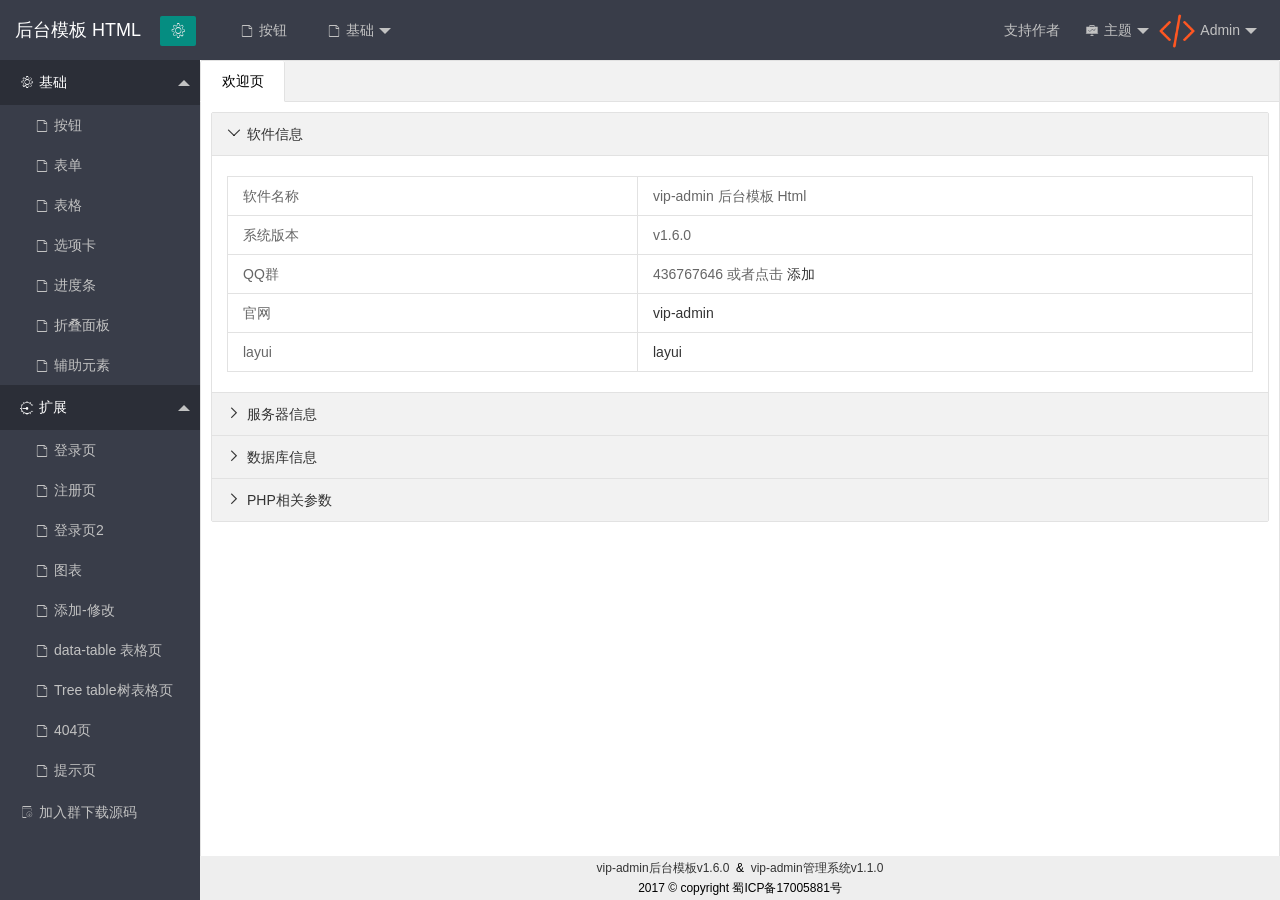
<file: KRSCRM/前端模板/vip-admin-Html-v1.6.0/index.html>
<!DOCTYPE html>
<html lang="en">
<head>
    <meta charset="UTF-8">
    <meta name="renderer" content="webkit">
    <meta http-equiv="X-UA-Compatible" content="IE=edge,chrome=1">
    <meta name="viewport" content="width=device-width, initial-scale=1, maximum-scale=1">
    <title>首页 · 后台模板 HTML</title>
    <link rel="stylesheet" href="frame/layui/css/layui.css">
    <link rel="stylesheet" href="css/style.css">
    <link rel="icon" href="image/code.png">
</head>
<body>

<!-- admin -->
<div class="layui-layout layui-layout-admin"> <!-- 添加skin-1类可手动修改主题为纯白，添加skin-2类可手动修改主题为蓝白 -->
    <!-- header -->
    <div class="layui-header my-header">
        <a href="index.html">
            <!--<img class="my-header-logo" src="" alt="logo">-->
            <div class="my-header-logo">后台模板 HTML</div>
        </a>
        <div class="my-header-btn">
            <button class="layui-btn layui-btn-small btn-nav"><i class="layui-icon">&#xe620;</i></button>
        </div>
        <ul class="layui-nav" lay-filter="side-left">
            <li class="layui-nav-item"><a href="javascript:;" href-url="demo/btn.html"><i class="layui-icon">&#xe621;</i>按钮</a></li>
            <li class="layui-nav-item">
                <a href="javascript:;"><i class="layui-icon">&#xe621;</i>基础</a>
                <dl class="layui-nav-child">
                    <dd><a href="javascript:;" href-url="demo/btn.html"><i class="layui-icon">&#xe621;</i>按钮</a></dd>
                    <dd><a href="javascript:;" href-url="demo/form.html"><i class="layui-icon">&#xe621;</i>表单</a></dd>
                </dl>
            </li>
        </ul>
        <ul class="layui-nav my-header-user-nav" lay-filter="side-right">
            <li class="layui-nav-item"><a href="javascript:;" class="pay" href-url="">支持作者</a></li>
            <li class="layui-nav-item">
                <a class="name" href="javascript:;"><i class="layui-icon">&#xe629;</i>主题</a>
                <dl class="layui-nav-child">
                    <dd data-skin="0"><a href="javascript:;">默认</a></dd>
                    <dd data-skin="1"><a href="javascript:;">纯白</a></dd>
                    <dd data-skin="2"><a href="javascript:;">蓝白</a></dd>
                </dl>
            </li>
            <li class="layui-nav-item">
                <a class="name" href="javascript:;"><img src="image/code.png" alt="logo"> Admin </a>
                <dl class="layui-nav-child">
                    <dd><a href="javascript:;" href-url="demo/login.html"><i class="layui-icon">&#xe621;</i>登录页</a></dd>
                    <dd><a href="javascript:;" href-url="demo/map.html"><i class="layui-icon">&#xe621;</i>图表</a></dd>
                    <dd><a href="/"><i class="layui-icon">&#x1006;</i>退出</a></dd>
                </dl>
            </li>
        </ul>
    </div>
    <!-- side -->
    <div class="layui-side my-side">
        <div class="layui-side-scroll">
            <ul class="layui-nav layui-nav-tree" lay-filter="side">

                <li class="layui-nav-item layui-nav-itemed"><!-- 去除 layui-nav-itemed 即可关闭展开 -->
                    <a href="javascript:;"><i class="layui-icon">&#xe620;</i>基础</a>
                    <dl class="layui-nav-child">
                        <dd class="layui-nav-item"><a href="javascript:;" href-url="demo/btn.html"><i class="layui-icon">&#xe621;</i>按钮</a></dd>
                        <dd class="layui-nav-item"><a href="javascript:;" href-url="demo/form.html"><i class="layui-icon">&#xe621;</i>表单</a></dd>
                        <dd class="layui-nav-item"><a href="javascript:;" href-url="demo/table.html"><i class="layui-icon">&#xe621;</i>表格</a></dd>
                        <dd class="layui-nav-item"><a href="javascript:;" href-url="demo/tab-card.html"><i class="layui-icon">&#xe621;</i>选项卡</a></dd>
                        <dd class="layui-nav-item"><a href="javascript:;" href-url="demo/progress-bar.html"><i class="layui-icon">&#xe621;</i>进度条</a></dd>
                        <dd class="layui-nav-item"><a href="javascript:;" href-url="demo/folding-panel.html"><i class="layui-icon">&#xe621;</i>折叠面板</a></dd>
                        <dd class="layui-nav-item"><a href="javascript:;" href-url="demo/auxiliar.html"><i class="layui-icon">&#xe621;</i>辅助元素</a></dd>
                    </dl>
                </li>
                <li class="layui-nav-item layui-nav-itemed"><!-- 去除 layui-nav-itemed 即可关闭展开 -->
                    <a href="javascript:;"><i class="layui-icon">&#xe628;</i>扩展</a>
                    <dl class="layui-nav-child">
                        <dd><a href="javascript:;" href-url="demo/login.html"><i class="layui-icon">&#xe621;</i>登录页</a></dd>
                        <dd><a href="javascript:;" href-url="demo/register.html"><i class="layui-icon">&#xe621;</i>注册页</a></dd>
                        <dd><a href="javascript:;" href-url="demo/login2.html"><i class="layui-icon">&#xe621;</i>登录页2</a></dd>
                        <dd><a href="javascript:;" href-url="demo/map.html"><i class="layui-icon">&#xe621;</i>图表</a></dd>
                        <dd><a href="javascript:;" href-url="demo/add-edit.html"><i class="layui-icon">&#xe621;</i>添加-修改</a></dd>
                        <dd><a href="javascript:;" href-url="demo/data-table.html"><i class="layui-icon">&#xe621;</i>data-table 表格页</a></dd>
                        <dd><a href="javascript:;" href-url="demo/tree-table.html"><i class="layui-icon">&#xe621;</i>Tree table树表格页</a></dd>
                        <dd><a href="javascript:;" href-url="demo/404.html"><i class="layui-icon">&#xe621;</i>404页</a></dd>
                        <dd><a href="javascript:;" href-url="demo/tips.html"><i class="layui-icon">&#xe621;</i>提示页</a></dd>
                    </dl>
                </li>
                <li class="layui-nav-item"><a target="_blank" href="http://qm.qq.com/cgi-bin/qm/qr?k=jVYSxzwk9dZXNHdZq8owgzwzVjbzAp02"><i class="layui-icon">&#xe61e;</i>加入群下载源码</a></li>
            </ul>
        </div>
    </div>
    <!-- body -->
    <div class="layui-body my-body">
        <div class="layui-tab layui-tab-card my-tab" lay-filter="card" lay-allowClose="true">
            <ul class="layui-tab-title">
                <li class="layui-this" lay-id="0"><span>欢迎页</span></li>
            </ul>
            <div class="layui-tab-content">
                <div class="layui-tab-item layui-show">
                    <iframe id="iframe" src="demo/welcome.html" frameborder="0"></iframe>
                </div>
            </div>
        </div>
    </div>
    <!-- footer -->
    <div class="layui-footer my-footer">
        <p><a href="http://vip-admin.com" target="_blank">vip-admin后台模板v1.6.0</a>&nbsp;&nbsp;&&nbsp;&nbsp;<a href="http://vip-admin.com/index/gather/index.html" target="_blank">vip-admin管理系统v1.1.0</a></p>
        <p>2017 © copyright 蜀ICP备17005881号</p>
    </div>
</div>

<!-- pay -->
<div class="my-pay-box none">
    <div><img src="image/zfb.png" alt="支付宝"><p>支付宝</p></div>
    <div><img src="image/wx.png" alt="微信"><p>微信</p></div>
</div>

<script type="text/javascript" src="frame/layui/layui.js"></script>
<script type="text/javascript" src="js/index.js"></script>
</body>
</html>
</file>
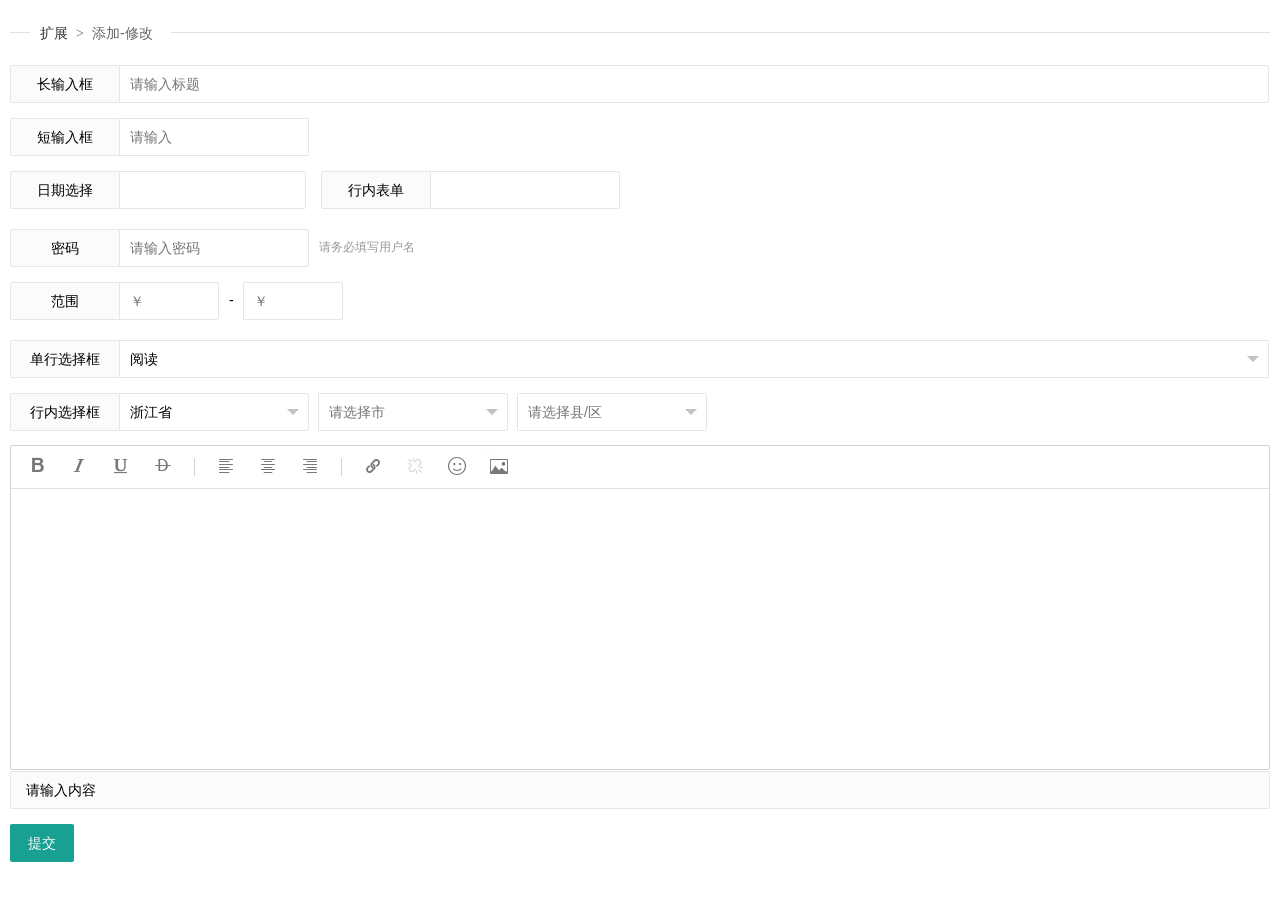
<file: KRSCRM/前端模板/vip-admin-Html-v1.6.0/demo/add-edit.html>
<!DOCTYPE html>
<html lang="en">
<head>
    <meta charset="UTF-8">
    <meta name="renderer" content="webkit">
    <meta http-equiv="X-UA-Compatible" content="IE=edge,chrome=1">
    <meta name="viewport" content="width=device-width, initial-scale=1, maximum-scale=1">
    <title>添加-修改</title>
    <link rel="stylesheet" href="../frame/layui/css/layui.css">
    <link rel="stylesheet" href="../css/style.css">
    <link rel="icon" href="../image/code.png">
</head>
<body class="body">

<fieldset class="layui-elem-field layui-field-title">
    <legend>
        <span class="layui-breadcrumb">
            <a href="javascript:;">扩展</a>
            <a><cite>添加-修改</cite></a>
        </span>
    </legend>
</fieldset>

<!--<fieldset class="layui-elem-field layui-field-title" style="margin-top: 50px;">
    <legend>方框风格的表单集合</legend>
</fieldset>-->

<form class="layui-form layui-form-pane" action="">
    <div class="layui-form-item">
        <label class="layui-form-label">长输入框</label>

        <div class="layui-input-block">
            <input type="text" name="title" autocomplete="off" placeholder="请输入标题" lay-verify="required"
                   class="layui-input">
        </div>
    </div>
    <div class="layui-form-item">
        <label class="layui-form-label">短输入框</label>

        <div class="layui-input-inline">
            <input type="text" name="username" lay-verify="required" placeholder="请输入" autocomplete="off"
                   class="layui-input">
        </div>
    </div>

    <div class="layui-form-item">
        <div class="layui-inline">
            <label class="layui-form-label">日期选择</label>

            <div class="layui-input-block">
                <input type="text" name="date" id="date" autocomplete="off" class="layui-input"
                       onclick="layui.laydate({elem: this})">
            </div>
        </div>
        <div class="layui-inline">
            <label class="layui-form-label">行内表单</label>

            <div class="layui-input-inline">
                <input type="number" name="number" autocomplete="off" class="layui-input">
            </div>
        </div>
    </div>
    <div class="layui-form-item">
        <label class="layui-form-label">密码</label>

        <div class="layui-input-inline">
            <input type="password" name="password" placeholder="请输入密码" autocomplete="off" class="layui-input">
        </div>
        <div class="layui-form-mid layui-word-aux">请务必填写用户名</div>
    </div>

    <div class="layui-form-item">
        <div class="layui-inline">
            <label class="layui-form-label">范围</label>

            <div class="layui-input-inline" style="width: 100px;">
                <input type="text" name="price_min" placeholder="￥" autocomplete="off" class="layui-input">
            </div>
            <div class="layui-form-mid">-</div>
            <div class="layui-input-inline" style="width: 100px;">
                <input type="text" name="price_max" placeholder="￥" autocomplete="off" class="layui-input">
            </div>
        </div>
    </div>

    <div class="layui-form-item">
        <label class="layui-form-label">单行选择框</label>

        <div class="layui-input-block">
            <select name="interest" lay-filter="aihao">
                <option value=""></option>
                <option value="0">写作</option>
                <option value="1" selected="">阅读</option>
                <option value="2">游戏</option>
                <option value="3">音乐</option>
                <option value="4">旅行</option>
            </select>
        </div>
    </div>

    <div class="layui-form-item">
        <label class="layui-form-label">行内选择框</label>

        <div class="layui-input-inline">
            <select name="quiz1">
                <option value="">请选择省</option>
                <option value="浙江" selected="">浙江省</option>
                <option value="你的工号">江西省</option>
                <option value="你最喜欢的老师">福建省</option>
            </select>
        </div>
        <div class="layui-input-inline">
            <select name="quiz2">
                <option value="">请选择市</option>
                <option value="杭州">杭州</option>
                <option value="宁波" disabled="">宁波</option>
                <option value="温州">温州</option>
                <option value="温州">台州</option>
                <option value="温州">绍兴</option>
            </select>
        </div>
        <div class="layui-input-inline">
            <select name="quiz3">
                <option value="">请选择县/区</option>
                <option value="西湖区">西湖区</option>
                <option value="余杭区">余杭区</option>
                <option value="拱墅区">临安市</option>
            </select>
        </div>
    </div>
    <div class="layui-form-item layui-form-text">
        <div class="layui-input-block">
            <textarea id="LAY_demo_editor" placeholder="请输入内容" class="layui-textarea"></textarea>
        </div>
        <label class="layui-form-label">请输入内容</label>
    </div>
    <div class="layui-form-item">
        <button class="layui-btn" lay-submit="" lay-filter="sub">提交</button>
    </div>
</form>

<script src="../frame/layui/layui.js" charset="utf-8"></script>
<script type="text/javascript">
    layui.use(['form', 'layedit', 'laydate','element'], function () {
        var form = layui.form(), layer = layui.layer, layedit = layui.layedit, laydate = layui.laydate,element = layui.element;

        //创建一个编辑器
        var editIndex = layedit.build('LAY_demo_editor');

        //自定义验证规则
        form.verify({
            title: function (value) {
                if (value.length < 5) {
                    return '标题至少得5个字符啊';
                }
            }
            , pass: [/(.+){6,12}$/, '密码必须6到12位']
            , content: function (value) {
                layedit.sync(editIndex);
            }
        });

        //监听提交
        form.on('submit(sub)', function (data) {
            layer.alert(JSON.stringify(data.field), {
                title: '最终的提交信息'
            });
            return false;
        });

        // you code ...


    });
</script>
</body>
</html>
</file>
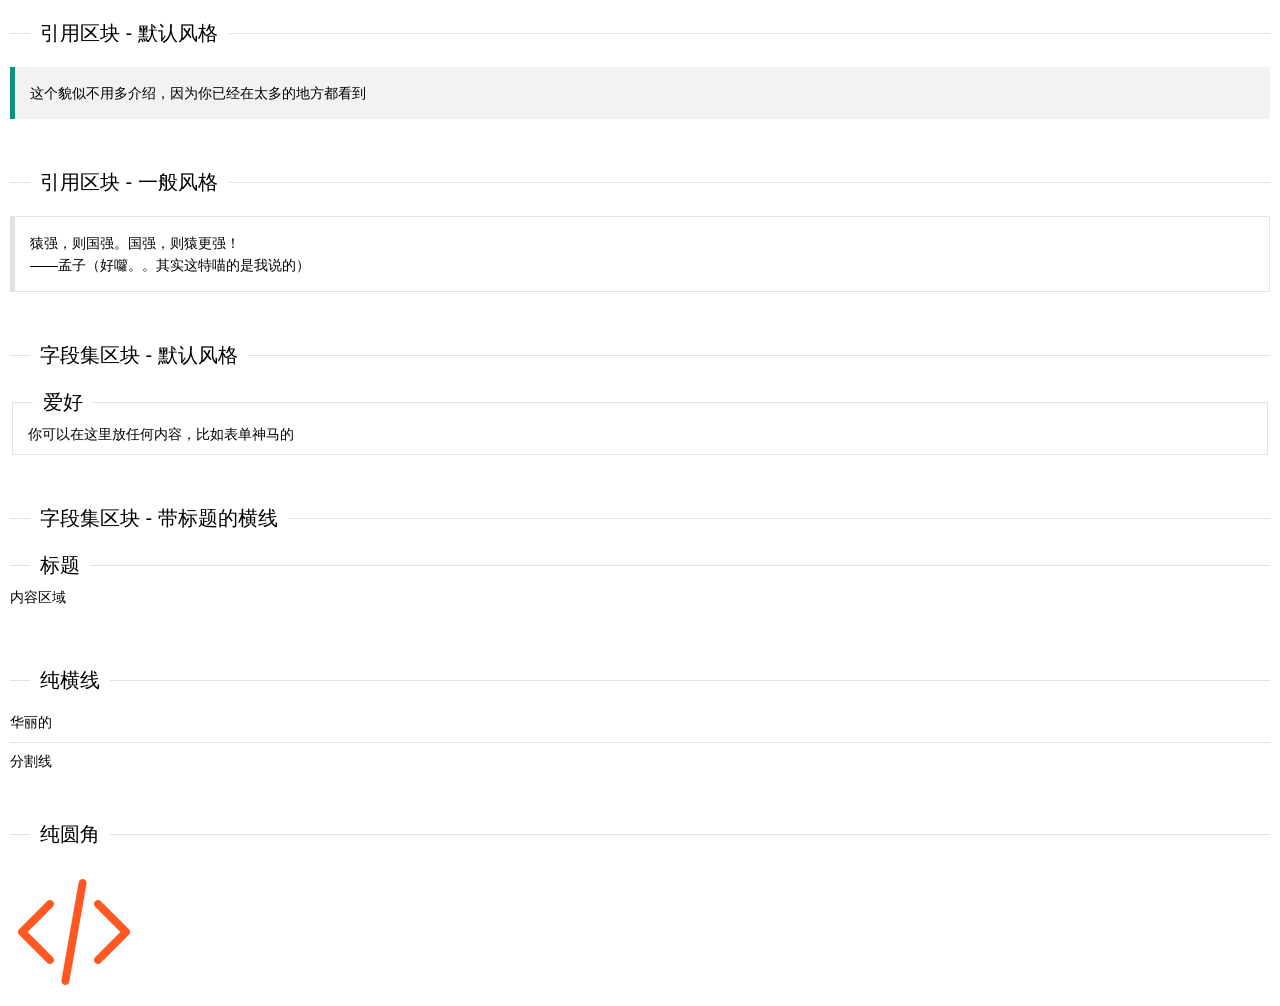
<file: KRSCRM/前端模板/vip-admin-Html-v1.6.0/demo/auxiliar.html>
<!DOCTYPE html>
<html lang="en">
<head>
    <meta charset="UTF-8">
    <meta name="renderer" content="webkit">
    <meta http-equiv="X-UA-Compatible" content="IE=edge,chrome=1">
    <meta name="viewport" content="width=device-width, initial-scale=1, maximum-scale=1">
    <title>辅助元素</title>
    <link rel="stylesheet" href="../frame/layui/css/layui.css">
    <link rel="stylesheet" href="../css/style.css">
    <link rel="icon" href="../image/code.png">
</head>
<body class="body">

<fieldset class="layui-elem-field layui-field-title">
    <legend>引用区块 - 默认风格</legend>
</fieldset>

<blockquote class="layui-elem-quote">这个貌似不用多介绍，因为你已经在太多的地方都看到</blockquote>

<fieldset class="layui-elem-field layui-field-title" style="margin-top: 50px;">
    <legend>引用区块 - 一般风格</legend>
</fieldset>

<blockquote class="layui-elem-quote layui-quote-nm">
    猿强，则国强。国强，则猿更强！
    <br>——孟子（好囖。。其实这特喵的是我说的）
</blockquote>

<fieldset class="layui-elem-field layui-field-title" style="margin-top: 50px;">
    <legend>字段集区块 - 默认风格</legend>
</fieldset>

<fieldset class="layui-elem-field">
    <legend>爱好</legend>
    <div class="layui-field-box">
        你可以在这里放任何内容，比如表单神马的
    </div>
</fieldset>

<fieldset class="layui-elem-field layui-field-title" style="margin-top: 50px;">
    <legend>字段集区块 - 带标题的横线</legend>
</fieldset>

<fieldset class="layui-elem-field layui-field-title">
    <legend>标题</legend>
    <div class="layui-field-box">
        内容区域
    </div>
</fieldset>

<fieldset class="layui-elem-field layui-field-title" style="margin-top: 50px;">
    <legend>纯横线</legend>
</fieldset>

<p>华丽的</p>
<hr>
<p>分割线</p>

<fieldset class="layui-elem-field layui-field-title" style="margin-top: 50px;">
    <legend>纯圆角</legend>
</fieldset>

<div class="layui-inline">
    <img src="../image/code.png" class="layui-circle">
</div>

<script type="text/javascript" src="../frame/layui/layui.js"></script>
<script type="text/javascript">

</script>
</body>
</html>
</file>
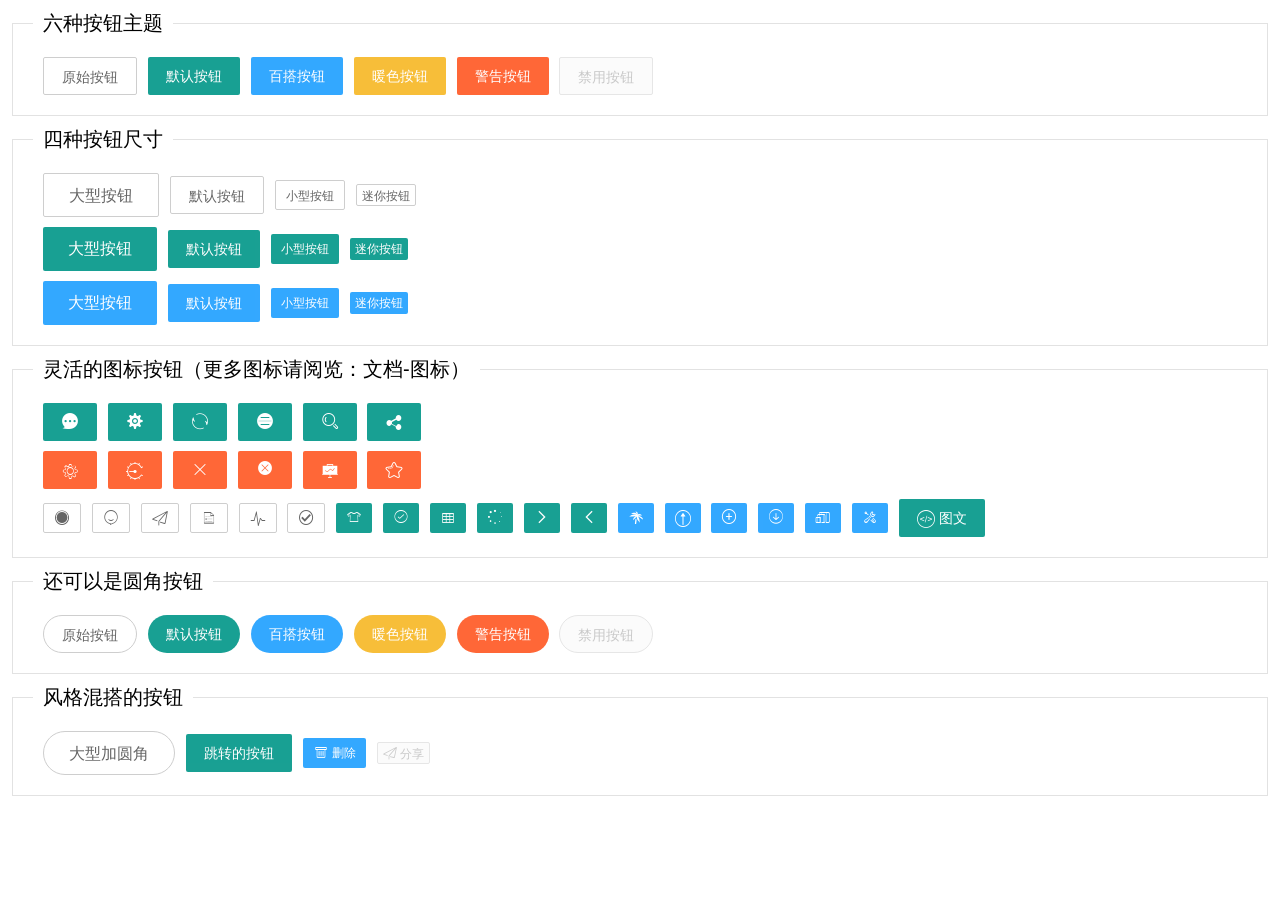
<file: KRSCRM/前端模板/vip-admin-Html-v1.6.0/demo/btn.html>
<!DOCTYPE html>
<html lang="en">
<head>
    <meta charset="UTF-8">
    <meta name="renderer" content="webkit">
    <meta http-equiv="X-UA-Compatible" content="IE=edge,chrome=1">
    <meta name="viewport" content="width=device-width, initial-scale=1, maximum-scale=1">
    <title></title>
    <link rel="stylesheet" href="../frame/layui/css/layui.css">
    <link rel="stylesheet" href="../css/style.css">
    <link rel="icon" href="../image/code.png">
</head>
<body class="body">

<fieldset class="layui-elem-field site-demo-button">
    <legend>六种按钮主题</legend>
    <div>
        <button class="layui-btn layui-btn-primary">原始按钮</button>
        <button class="layui-btn">默认按钮</button>
        <button class="layui-btn layui-btn-normal">百搭按钮</button>
        <button class="layui-btn layui-btn-warm">暖色按钮</button>
        <button class="layui-btn layui-btn-danger">警告按钮</button>
        <button class="layui-btn layui-btn-disabled">禁用按钮</button>
    </div>
</fieldset>
<fieldset class="layui-elem-field site-demo-button">
    <legend>四种按钮尺寸</legend>
    <div>
        <button class="layui-btn layui-btn-primary layui-btn-big">大型按钮</button>
        <button class="layui-btn layui-btn-primary">默认按钮</button>
        <button class="layui-btn layui-btn-primary layui-btn-small">小型按钮</button>
        <button class="layui-btn layui-btn-primary layui-btn-mini">迷你按钮</button>

        <br>

        <button class="layui-btn layui-btn-big">大型按钮</button>
        <button class="layui-btn">默认按钮</button>
        <button class="layui-btn layui-btn-small">小型按钮</button>
        <button class="layui-btn layui-btn-mini">迷你按钮</button>

        <br>

        <button class="layui-btn layui-btn-big layui-btn-normal">大型按钮</button>
        <button class="layui-btn layui-btn-normal">默认按钮</button>
        <button class="layui-btn layui-btn-small layui-btn-normal">小型按钮</button>
        <button class="layui-btn layui-btn-mini layui-btn-normal">迷你按钮</button>
    </div>
</fieldset>
<fieldset class="layui-elem-field site-demo-button">
    <legend>灵活的图标按钮（更多图标请阅览：文档-图标）</legend>
    <div>
        <button class="layui-btn"><i class="layui-icon">&#xe611;</i></button>
        <button class="layui-btn"><i class="layui-icon">&#xe614;</i></button>
        <button class="layui-btn"><i class="layui-icon">&#x1002;</i></button>
        <button class="layui-btn"><i class="layui-icon">&#xe60f;</i></button>
        <button class="layui-btn"><i class="layui-icon">&#xe615;</i></button>
        <button class="layui-btn"><i class="layui-icon">&#xe641;</i></button>

        <br>

        <button class="layui-btn layui-btn-danger"><i class="layui-icon">&#xe620;</i></button>
        <button class="layui-btn layui-btn-danger"><i class="layui-icon">&#xe628;</i></button>
        <button class="layui-btn layui-btn-danger"><i class="layui-icon">&#x1006;</i></button>
        <button class="layui-btn layui-btn-danger"><i class="layui-icon">&#x1007;</i></button>
        <button class="layui-btn layui-btn-danger"><i class="layui-icon">&#xe629;</i></button>
        <button class="layui-btn layui-btn-danger"><i class="layui-icon">&#xe600;</i></button>

        <br>

        <button class="layui-btn layui-btn-primary layui-btn-small"><i class="layui-icon">&#xe617;</i></button>
        <button class="layui-btn layui-btn-primary layui-btn-small"><i class="layui-icon">&#xe606;</i></button>
        <button class="layui-btn layui-btn-primary layui-btn-small"><i class="layui-icon">&#xe609;</i></button>
        <button class="layui-btn layui-btn-primary layui-btn-small"><i class="layui-icon">&#xe60a;</i></button>
        <button class="layui-btn layui-btn-primary layui-btn-small"><i class="layui-icon">&#xe62c;</i></button>
        <button class="layui-btn layui-btn-primary layui-btn-small"><i class="layui-icon">&#x1005;</i></button>

        <button class="layui-btn layui-btn-small"><i class="layui-icon">&#xe61b;</i></button>
        <button class="layui-btn layui-btn-small"><i class="layui-icon">&#xe610;</i></button>
        <button class="layui-btn layui-btn-small"><i class="layui-icon">&#xe62d;</i></button>
        <button class="layui-btn layui-btn-small"><i class="layui-icon">&#xe63d;</i></button>
        <button class="layui-btn layui-btn-small"><i class="layui-icon">&#xe602;</i></button>
        <button class="layui-btn layui-btn-small"><i class="layui-icon">&#xe603;</i></button>

        <button class="layui-btn layui-btn-normal layui-btn-small"><i class="layui-icon">&#xe62e;</i></button>
        <button class="layui-btn layui-btn-normal layui-btn-small"><i class="layui-icon">&#xe62f;</i></button>
        <button class="layui-btn layui-btn-normal layui-btn-small"><i class="layui-icon">&#xe61f;</i></button>
        <button class="layui-btn layui-btn-normal layui-btn-small"><i class="layui-icon">&#xe601;</i></button>
        <button class="layui-btn layui-btn-normal layui-btn-small"><i class="layui-icon">&#xe630;</i></button>
        <button class="layui-btn layui-btn-normal layui-btn-small"><i class="layui-icon">&#xe631;</i></button>
        <button class="layui-btn"><i class="layui-icon">&#xe635;</i> 图文</button>
    </div>
</fieldset>
<fieldset class="layui-elem-field site-demo-button">
    <legend>还可以是圆角按钮</legend>
    <div>
        <button class="layui-btn layui-btn-primary layui-btn-radius">原始按钮</button>
        <button class="layui-btn layui-btn-radius">默认按钮</button>
        <button class="layui-btn layui-btn-normal layui-btn-radius">百搭按钮</button>
        <button class="layui-btn layui-btn-warm layui-btn-radius">暖色按钮</button>
        <button class="layui-btn layui-btn-danger layui-btn-radius">警告按钮</button>
        <button class="layui-btn layui-btn-disabled layui-btn-radius">禁用按钮</button>
    </div>
</fieldset>
<fieldset class="layui-elem-field site-demo-button">
    <legend>风格混搭的按钮</legend>
    <div>
        <button class="layui-btn layui-btn-big layui-btn-primary layui-btn-radius">大型加圆角</button>
        <a href="#" class="layui-btn" target="_blank">跳转的按钮</a>
        <button class="layui-btn layui-btn-small layui-btn-normal"><i class="layui-icon">&#xe640;</i> 删除</button>
        <button class="layui-btn layui-btn-mini layui-btn-disabled"><i class="layui-icon">&#xe609;</i> 分享</button>
    </div>
</fieldset>

<script type="text/javascript" src="../frame/layui/layui.js"></script>
<script type="text/javascript">

</script>
</body>
</html>
</file>
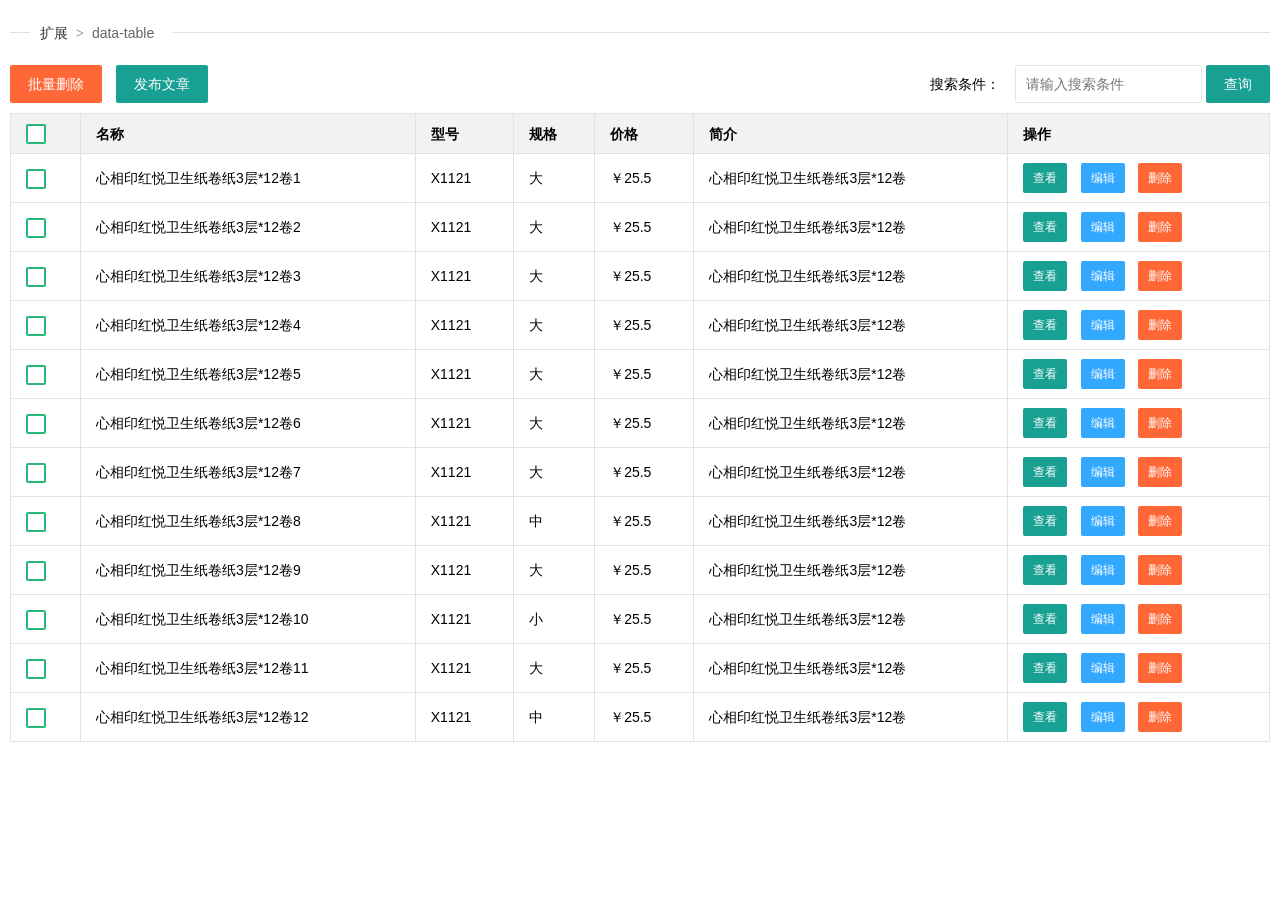
<file: KRSCRM/前端模板/vip-admin-Html-v1.6.0/demo/data-table.html>
<!DOCTYPE html>
<html lang="en">
<head>
    <meta charset="UTF-8">
    <meta name="renderer" content="webkit">
    <meta http-equiv="X-UA-Compatible" content="IE=edge,chrome=1">
    <meta name="viewport" content="width=device-width, initial-scale=1, maximum-scale=1">
    <title>Data-Table 表格</title>
    <link rel="stylesheet" href="../frame/layui/css/layui.css">
    <!--<link rel="stylesheet" href="http://cdn.datatables.net/1.10.13/css/jquery.dataTables.min.css">-->
    <link rel="stylesheet" href="../css/style.css">
    <link rel="icon" href="../image/code.png">
</head>
<body class="body">

<fieldset class="layui-elem-field layui-field-title">
    <legend>
        <span class="layui-breadcrumb">
            <a href="javascript:;">扩展</a>
            <a><cite>data-table</cite></a>
        </span>
    </legend>
</fieldset>

<div class="my-btn-box">
    <span class="fl">
        <a class="layui-btn layui-btn-danger radius btn-delect" id="btn-delete-all">批量删除</a>
        <a class="layui-btn btn-add btn-default" id="btn-add-article">发布文章</a>
    </span>
    <span class="fr">
        <span class="layui-form-label">搜索条件：</span>
        <div class="layui-input-inline">
            <input type="text" autocomplete="off" placeholder="请输入搜索条件" class="layui-input">
        </div>
        <button class="layui-btn mgl-20">查询</button>
    </span>
</div>

<table id="dateTable" class="layui-table">
    <thead>
    <tr>
        <th><input type="checkbox" class="my-checkbox" /></th>
        <th>名称</th>
        <th>型号</th>
        <th>规格</th>
        <th>价格</th>
        <th>简介</th>
        <th>操作</th>
    </tr>
    </thead>
    <tbody>
    <tr>
        <td><input type="checkbox" class="my-checkbox" data-id="1" /></td>
        <td>心相印红悦卫生纸卷纸3层*12卷1</td>
        <td>X1121</td>
        <td>大</td>
        <td>￥25.5</td>
        <td>心相印红悦卫生纸卷纸3层*12卷</td>
        <td>
            <button class="layui-btn layui-btn-small">查看</button>
            <button class="layui-btn layui-btn-small layui-btn-normal">编辑</button>
            <button class="layui-btn layui-btn-small layui-btn-danger">删除</button>
        </td>
    </tr>
    <tr>
        <td><input type="checkbox" class="my-checkbox" data-id="2" /></td>
        <td>心相印红悦卫生纸卷纸3层*12卷2</td>
        <td>X1121</td>
        <td>大</td>
        <td>￥25.5</td>
        <td>心相印红悦卫生纸卷纸3层*12卷</td>
        <td>
            <button class="layui-btn layui-btn-small">查看</button>
            <button class="layui-btn layui-btn-small layui-btn-normal">编辑</button>
            <button class="layui-btn layui-btn-small layui-btn-danger">删除</button>
        </td>
    </tr>
    <tr>
        <td><input type="checkbox" class="my-checkbox" data-id="3" /></td>
        <td>心相印红悦卫生纸卷纸3层*12卷3</td>
        <td>X1121</td>
        <td>大</td>
        <td>￥25.5</td>
        <td>心相印红悦卫生纸卷纸3层*12卷</td>
        <td>
            <button class="layui-btn layui-btn-small">查看</button>
            <button class="layui-btn layui-btn-small layui-btn-normal">编辑</button>
            <button class="layui-btn layui-btn-small layui-btn-danger">删除</button>
        </td>
    </tr>
    <tr>
        <td><input type="checkbox" class="my-checkbox" data-id="4" /></td>
        <td>心相印红悦卫生纸卷纸3层*12卷4</td>
        <td>X1121</td>
        <td>大</td>
        <td>￥25.5</td>
        <td>心相印红悦卫生纸卷纸3层*12卷</td>
        <td>
            <button class="layui-btn layui-btn-small">查看</button>
            <button class="layui-btn layui-btn-small layui-btn-normal">编辑</button>
            <button class="layui-btn layui-btn-small layui-btn-danger">删除</button>
        </td>
    </tr>
    <tr>
        <td><input type="checkbox" class="my-checkbox" data-id="5" /></td>
        <td>心相印红悦卫生纸卷纸3层*12卷5</td>
        <td>X1121</td>
        <td>大</td>
        <td>￥25.5</td>
        <td>心相印红悦卫生纸卷纸3层*12卷</td>
        <td>
            <button class="layui-btn layui-btn-small">查看</button>
            <button class="layui-btn layui-btn-small layui-btn-normal">编辑</button>
            <button class="layui-btn layui-btn-small layui-btn-danger">删除</button>
        </td>
    </tr>
    <tr>
        <td><input type="checkbox" class="my-checkbox" data-id="6" /></td>
        <td>心相印红悦卫生纸卷纸3层*12卷6</td>
        <td>X1121</td>
        <td>大</td>
        <td>￥25.5</td>
        <td>心相印红悦卫生纸卷纸3层*12卷</td>
        <td>
            <button class="layui-btn layui-btn-small">查看</button>
            <button class="layui-btn layui-btn-small layui-btn-normal">编辑</button>
            <button class="layui-btn layui-btn-small layui-btn-danger">删除</button>
        </td>
    </tr>
    <tr>
        <td><input type="checkbox" class="my-checkbox" data-id="7" /></td>
        <td>心相印红悦卫生纸卷纸3层*12卷7</td>
        <td>X1121</td>
        <td>大</td>
        <td>￥25.5</td>
        <td>心相印红悦卫生纸卷纸3层*12卷</td>
        <td>
            <button class="layui-btn layui-btn-small">查看</button>
            <button class="layui-btn layui-btn-small layui-btn-normal">编辑</button>
            <button class="layui-btn layui-btn-small layui-btn-danger">删除</button>
        </td>
    </tr>
    <tr>
        <td><input type="checkbox" class="my-checkbox" data-id="8" /></td>
        <td>心相印红悦卫生纸卷纸3层*12卷8</td>
        <td>X1121</td>
        <td>中</td>
        <td>￥25.5</td>
        <td>心相印红悦卫生纸卷纸3层*12卷</td>
        <td>
            <button class="layui-btn layui-btn-small">查看</button>
            <button class="layui-btn layui-btn-small layui-btn-normal">编辑</button>
            <button class="layui-btn layui-btn-small layui-btn-danger">删除</button>
        </td>
    </tr>
    <tr>
        <td><input type="checkbox" class="my-checkbox" data-id="9" /></td>
        <td>心相印红悦卫生纸卷纸3层*12卷9</td>
        <td>X1121</td>
        <td>大</td>
        <td>￥25.5</td>
        <td>心相印红悦卫生纸卷纸3层*12卷</td>
        <td>
            <button class="layui-btn layui-btn-small">查看</button>
            <button class="layui-btn layui-btn-small layui-btn-normal">编辑</button>
            <button class="layui-btn layui-btn-small layui-btn-danger">删除</button>
        </td>
    </tr>
    <tr>
        <td><input type="checkbox" class="my-checkbox" data-id="10" /></td>
        <td>心相印红悦卫生纸卷纸3层*12卷10</td>
        <td>X1121</td>
        <td>小</td>
        <td>￥25.5</td>
        <td>心相印红悦卫生纸卷纸3层*12卷</td>
        <td>
            <button class="layui-btn layui-btn-small">查看</button>
            <button class="layui-btn layui-btn-small layui-btn-normal">编辑</button>
            <button class="layui-btn layui-btn-small layui-btn-danger">删除</button>
        </td>
    </tr>
    <tr>
        <td><input type="checkbox" class="my-checkbox" data-id="11" /></td>
        <td>心相印红悦卫生纸卷纸3层*12卷11</td>
        <td>X1121</td>
        <td>大</td>
        <td>￥25.5</td>
        <td>心相印红悦卫生纸卷纸3层*12卷</td>
        <td>
            <button class="layui-btn layui-btn-small">查看</button>
            <button class="layui-btn layui-btn-small layui-btn-normal">编辑</button>
            <button class="layui-btn layui-btn-small layui-btn-danger">删除</button>
        </td>
    </tr>
    <tr>
        <td><input type="checkbox" class="my-checkbox" data-id="12" /></td>
        <td>心相印红悦卫生纸卷纸3层*12卷12</td>
        <td>X1121</td>
        <td>中</td>
        <td>￥25.5</td>
        <td>心相印红悦卫生纸卷纸3层*12卷</td>
        <td>
            <button class="layui-btn layui-btn-small">查看</button>
            <button class="layui-btn layui-btn-small layui-btn-normal">编辑</button>
            <button class="layui-btn layui-btn-small layui-btn-danger">删除</button>
        </td>
    </tr>
    </tbody>
</table>

<script type="text/javascript" src="../frame/layui/layui.js"></script>
<!-- jQuery -->
<script type="text/javascript" charset="utf8" src="http://code.jquery.com/jquery-1.10.2.min.js"></script>
<script type="text/javascript" src="http://cdn.datatables.net/1.10.13/js/jquery.dataTables.min.js"></script>
<script type="text/javascript" src="../js/table-tool.js"></script>
<script type="text/javascript">
    layui.use(['element','layer'], function(){
        var $ = layui.jquery,element = layui.element,layer = layui.layer;

        // 初始化表格
        $('#dateTable').DataTable({
            "dom": '<"top">rt<"bottom"flp><"clear">',
            "autoWidth": false,                     // 自适应宽度
            "stateSave": true,                      // 刷新后保存页数
            "order": [[ 1, "desc" ]],               // 排序
            "searching": false,                     // 本地搜索
            "info": true,                           // 控制是否显示表格左下角的信息
            "stripeClasses": ["odd", "even"],       // 为奇偶行加上样式，兼容不支持CSS伪类的场合
            "aoColumnDefs": [{                      // 指定列不参与排序
                "orderable": false,
                "aTargets": [0,6]                   // 对应你的表格的列数
            }],
            "pagingType": "simple_numbers",         // 分页样式 simple,simple_numbers,full,full_numbers
            "language": {                           // 国际化
                "url":'language.json'
            }
        });

        // 例:获取ids
        $(document).on('click','#btn-delete-all', function(){
            // getIds(table对象,获取input为id的属性)
            var list = getIds($('#dateTable'),'data-id');
            if(list == null || list == ''){
                layer.msg('未选择');
            }else{
                layer.msg(list);
            }
        });

        // you code ...


    });
</script>
</body>
</html>
</file>
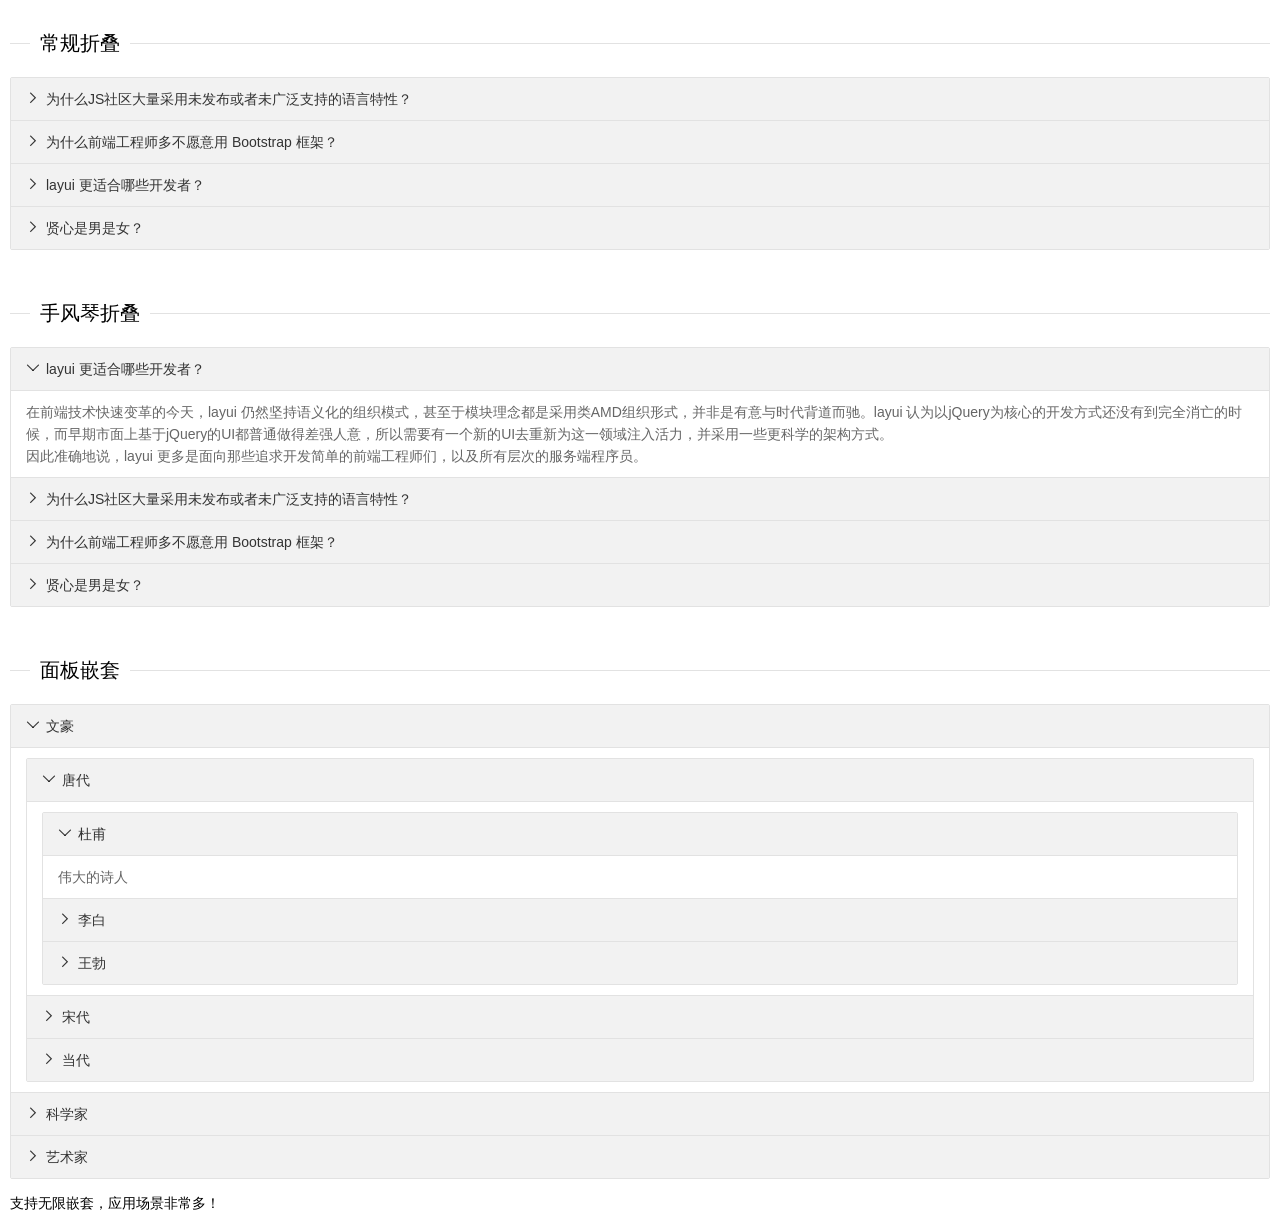
<file: KRSCRM/前端模板/vip-admin-Html-v1.6.0/demo/folding-panel.html>
<!DOCTYPE html>
<html lang="en">
<head>
    <meta charset="UTF-8">
    <meta name="renderer" content="webkit">
    <meta http-equiv="X-UA-Compatible" content="IE=edge,chrome=1">
    <meta name="viewport" content="width=device-width, initial-scale=1, maximum-scale=1">
    <title></title>
    <link rel="stylesheet" href="../frame/layui/css/layui.css">
    <link rel="stylesheet" href="../css/style.css">
    <link rel="icon" href="../image/code.png">
</head>
<body class="body">

<fieldset class="layui-elem-field layui-field-title" style="margin-top: 20px;">
    <legend>常规折叠</legend>
</fieldset>
<div class="layui-collapse" lay-filter="test">
    <div class="layui-colla-item">
        <h2 class="layui-colla-title">为什么JS社区大量采用未发布或者未广泛支持的语言特性？</h2>
        <div class="layui-colla-content">
            <p>有不少其他答案说是因为JS太差。我下面的答案已经说了，这不是根本性的原因。但除此之外，我还要纠正一些对JS具体问题的误解。JS当初是被作为脚本语言设计的，所以某些问题并不是JS设计得差或者是JS设计者的失误。比如var的作用域问题，并不是“错误”，而是当时绝大部分脚本语言都是这样的，如perl/php/sh等。模块的问题也是，脚本语言几乎都没有模块/命名空间功能。弱类型、for-in之类的问题也是，只不过现在用那些老的脚本语言的人比较少，所以很多人都误以为是JS才有的坑。另外有人说JS是半残语言，满足不了开发需求，1999年就该死。半残这个嘛，就夸张了。JS虽然有很多问题，但是设计总体还是优秀的。——来自知乎@贺师俊</p>
        </div>
    </div>
    <div class="layui-colla-item">
        <h2 class="layui-colla-title">为什么前端工程师多不愿意用 Bootstrap 框架？</h2>
        <div class="layui-colla-content">
            <p>因为不适合。如果希望开发长期的项目或者制作产品类网站，那么就需要实现特定的设计，为了在维护项目中可以方便地按设计师要求快速修改样式，肯定会逐步编写出各种业务组件、工具类，相当于为项目自行开发一套框架。——来自知乎@Kayo</p>
        </div>
    </div>
    <div class="layui-colla-item">
        <h2 class="layui-colla-title">layui 更适合哪些开发者？</h2>
        <div class="layui-colla-content">
            <p>在前端技术快速变革的今天，layui 仍然坚持语义化的组织模式，甚至于模块理念都是采用类AMD组织形式，并非是有意与时代背道而驰。layui 认为以jQuery为核心的开发方式还没有到完全消亡的时候，而早期市面上基于jQuery的UI都普通做得差强人意，所以需要有一个新的UI去重新为这一领域注入活力，并采用一些更科学的架构方式。
                <br><br>
                因此准确地说，layui 更多是面向那些追求开发简单的前端工程师们，以及所有层次的服务端程序员。</p>
        </div>
    </div>
    <div class="layui-colla-item">
        <h2 class="layui-colla-title">贤心是男是女？</h2>
        <div class="layui-colla-content">
            <p>man！ 所以这个问题不要再出现了。。。</p>
        </div>
    </div>
</div>

<fieldset class="layui-elem-field layui-field-title" style="margin-top: 50px;">
    <legend>手风琴折叠</legend>
</fieldset>
<div class="layui-collapse" lay-accordion="">
    <div class="layui-colla-item">
        <h2 class="layui-colla-title">layui 更适合哪些开发者？</h2>
        <div class="layui-colla-content layui-show">
            <p>在前端技术快速变革的今天，layui 仍然坚持语义化的组织模式，甚至于模块理念都是采用类AMD组织形式，并非是有意与时代背道而驰。layui 认为以jQuery为核心的开发方式还没有到完全消亡的时候，而早期市面上基于jQuery的UI都普通做得差强人意，所以需要有一个新的UI去重新为这一领域注入活力，并采用一些更科学的架构方式。
                <br>
                因此准确地说，layui 更多是面向那些追求开发简单的前端工程师们，以及所有层次的服务端程序员。</p>
        </div>
    </div>
    <div class="layui-colla-item">
        <h2 class="layui-colla-title">为什么JS社区大量采用未发布或者未广泛支持的语言特性？</h2>
        <div class="layui-colla-content">
            <p>有不少其他答案说是因为JS太差。我下面的答案已经说了，这不是根本性的原因。但除此之外，我还要纠正一些对JS具体问题的误解。JS当初是被作为脚本语言设计的，所以某些问题并不是JS设计得差或者是JS设计者的失误。比如var的作用域问题，并不是“错误”，而是当时绝大部分脚本语言都是这样的，如perl/php/sh等。模块的问题也是，脚本语言几乎都没有模块/命名空间功能。弱类型、for-in之类的问题也是，只不过现在用那些老的脚本语言的人比较少，所以很多人都误以为是JS才有的坑。另外有人说JS是半残语言，满足不了开发需求，1999年就该死。半残这个嘛，就夸张了。JS虽然有很多问题，但是设计总体还是优秀的。——来自知乎@贺师俊</p>
        </div>
    </div>
    <div class="layui-colla-item">
        <h2 class="layui-colla-title">为什么前端工程师多不愿意用 Bootstrap 框架？</h2>
        <div class="layui-colla-content">
            <p>因为不适合。如果希望开发长期的项目或者制作产品类网站，那么就需要实现特定的设计，为了在维护项目中可以方便地按设计师要求快速修改样式，肯定会逐步编写出各种业务组件、工具类，相当于为项目自行开发一套框架。——来自知乎@Kayo</p>
        </div>
    </div>
    <div class="layui-colla-item">
        <h2 class="layui-colla-title">贤心是男是女？</h2>
        <div class="layui-colla-content">
            <p>man！ 所以这个问题不要再出现了。。。</p>
        </div>
    </div>
</div>
<fieldset class="layui-elem-field layui-field-title" style="margin-top: 50px;">
    <legend>面板嵌套</legend>
</fieldset>
<div class="layui-collapse" lay-accordion="">
    <div class="layui-colla-item">
        <h2 class="layui-colla-title">文豪</h2>
        <div class="layui-colla-content layui-show">

            <div class="layui-collapse" lay-accordion="">
                <div class="layui-colla-item">
                    <h2 class="layui-colla-title">唐代</h2>
                    <div class="layui-colla-content layui-show">

                        <div class="layui-collapse" lay-accordion="">
                            <div class="layui-colla-item">
                                <h2 class="layui-colla-title">杜甫</h2>
                                <div class="layui-colla-content layui-show">
                                    伟大的诗人
                                </div>
                            </div>
                            <div class="layui-colla-item">
                                <h2 class="layui-colla-title">李白</h2>
                                <div class="layui-colla-content">
                                    <p>据说是韩国人</p>
                                </div>
                            </div>
                            <div class="layui-colla-item">
                                <h2 class="layui-colla-title">王勃</h2>
                                <div class="layui-colla-content">
                                    <p>千古绝唱《滕王阁序》</p>
                                </div>
                            </div>
                        </div>

                    </div>
                </div>
                <div class="layui-colla-item">
                    <h2 class="layui-colla-title">宋代</h2>
                    <div class="layui-colla-content">
                        <p>比如苏轼、李清照</p>
                    </div>
                </div>
                <div class="layui-colla-item">
                    <h2 class="layui-colla-title">当代</h2>
                    <div class="layui-colla-content">
                        <p>比如贤心</p>
                    </div>
                </div>
            </div>
        </div>
    </div>
    <div class="layui-colla-item">
        <h2 class="layui-colla-title">科学家</h2>
        <div class="layui-colla-content">
            <p>伟大的科学家</p>
        </div>
    </div>
    <div class="layui-colla-item">
        <h2 class="layui-colla-title">艺术家</h2>
        <div class="layui-colla-content">
            <p>浑身散发着艺术细胞</p>
        </div>
    </div>
</div>

<br>
<p>支持无限嵌套，应用场景非常多！</p>

<script type="text/javascript" src="../frame/layui/layui.js"></script>
<script type="text/javascript">
    layui.use(['element', 'layer'], function(){
        var element = layui.element();
        var layer = layui.layer;

        //监听折叠
        element.on('collapse(test)', function(data){
            layer.msg('展开状态：'+ data.show);
        });
    });
</script>
</body>
</html>
</file>
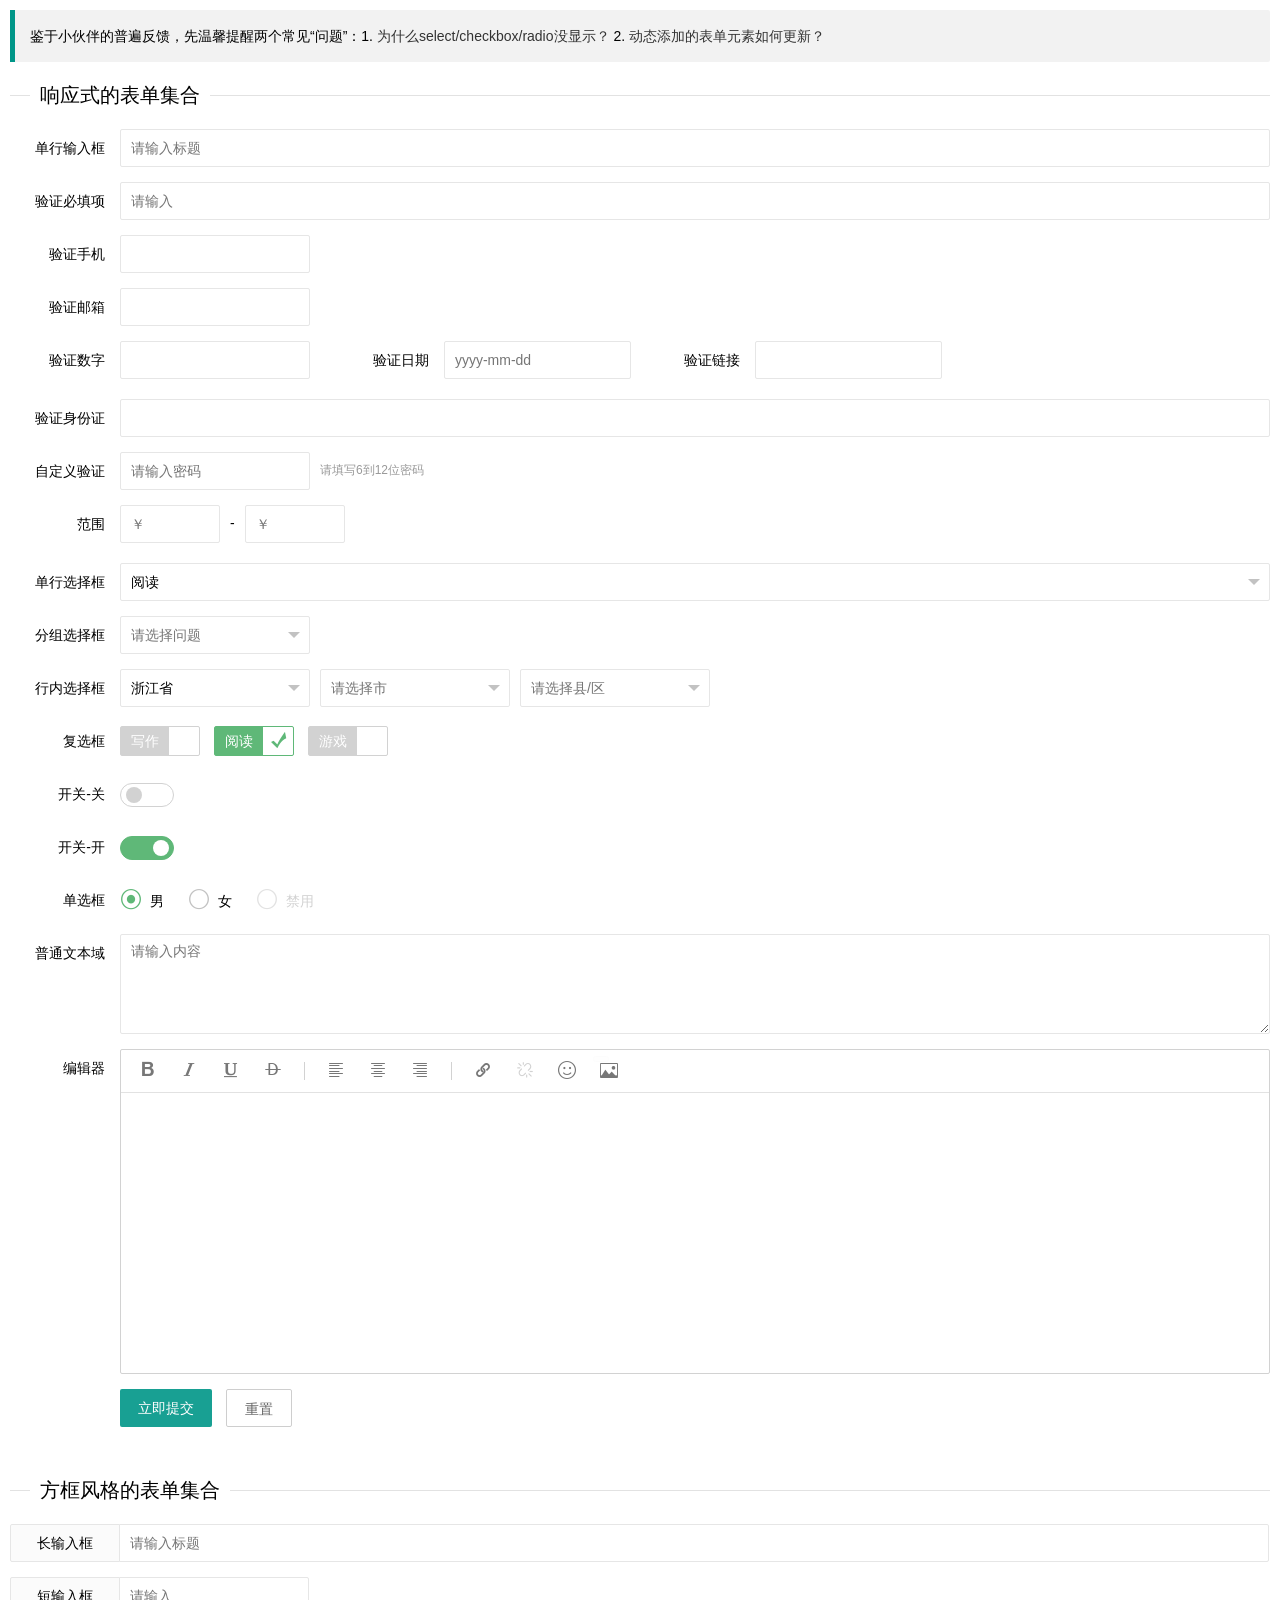
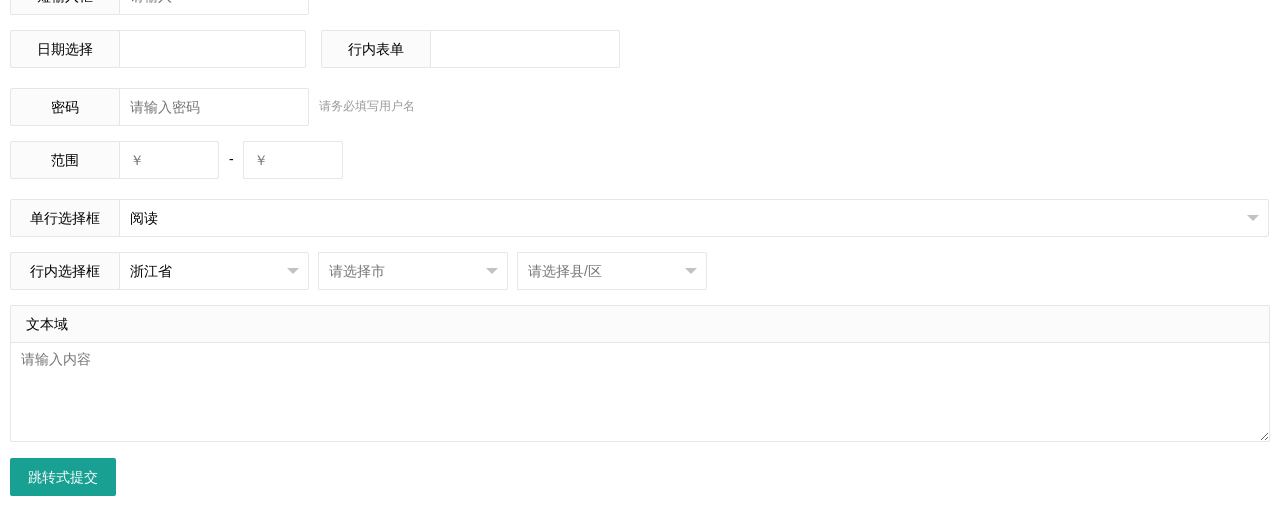
<file: KRSCRM/前端模板/vip-admin-Html-v1.6.0/demo/form.html>
<!DOCTYPE html>
<html lang="en">
<head>
    <meta charset="UTF-8">
    <meta name="renderer" content="webkit">
    <meta http-equiv="X-UA-Compatible" content="IE=edge,chrome=1">
    <meta name="viewport" content="width=device-width, initial-scale=1, maximum-scale=1">
    <title>表单</title>
    <link rel="stylesheet" href="../frame/layui/css/layui.css">
    <link rel="stylesheet" href="../css/style.css">
    <link rel="icon" href="../image/code.png">
</head>
<body class="body">

<blockquote class="layui-elem-quote">
    鉴于小伙伴的普遍反馈，先温馨提醒两个常见“问题”：1. <a href="http://www.layui.com/doc/base/faq.html#form" target="_blank">为什么select/checkbox/radio没显示？</a> 2. <a href="http://www.layui.com/doc/modules/form.html#render" target="_blank">动态添加的表单元素如何更新？</a>
</blockquote>

<fieldset class="layui-elem-field layui-field-title" style="margin-top: 20px;">
    <legend>响应式的表单集合</legend>
</fieldset>

<form class="layui-form" action="">
    <div class="layui-form-item">
        <label class="layui-form-label">单行输入框</label>
        <div class="layui-input-block">
            <input type="text" name="title" lay-verify="title" autocomplete="off" placeholder="请输入标题" class="layui-input">
        </div>
    </div>
    <div class="layui-form-item">
        <label class="layui-form-label">验证必填项</label>
        <div class="layui-input-block">
            <input type="text" name="username" lay-verify="required" placeholder="请输入" autocomplete="off" class="layui-input">
        </div>
    </div>
    <div class="layui-form-item">
        <label class="layui-form-label">验证手机</label>
        <div class="layui-input-inline">
            <input type="tel" name="phone" lay-verify="phone" autocomplete="off" class="layui-input">
        </div>
    </div>
    <div class="layui-form-item">
        <label class="layui-form-label">验证邮箱</label>
        <div class="layui-input-inline">
            <input type="text" name="email" lay-verify="email" autocomplete="off" class="layui-input">
        </div>
    </div>

    <div class="layui-form-item">
        <div class="layui-inline">
            <label class="layui-form-label">验证数字</label>
            <div class="layui-input-inline">
                <input type="number" name="number" lay-verify="number" autocomplete="off" class="layui-input">
            </div>
        </div>
        <div class="layui-inline">
            <label class="layui-form-label">验证日期</label>
            <div class="layui-input-block">
                <input type="text" name="date" id="date" lay-verify="date" placeholder="yyyy-mm-dd" autocomplete="off" class="layui-input" onclick="layui.laydate({elem: this})">
            </div>
        </div>
        <div class="layui-inline">
            <label class="layui-form-label">验证链接</label>
            <div class="layui-input-block">
                <input type="tel" name="url" lay-verify="url" autocomplete="off" class="layui-input">
            </div>
        </div>
    </div>
    <div class="layui-form-item">
        <label class="layui-form-label">验证身份证</label>
        <div class="layui-input-block">
            <input type="text" name="identity" lay-verify="identity" placeholder="" autocomplete="off" class="layui-input">
        </div>
    </div>
    <div class="layui-form-item">
        <label class="layui-form-label">自定义验证</label>
        <div class="layui-input-inline">
            <input type="password" name="password" lay-verify="pass" placeholder="请输入密码" autocomplete="off" class="layui-input">
        </div>
        <div class="layui-form-mid layui-word-aux">请填写6到12位密码</div>
    </div>

    <div class="layui-form-item">
        <div class="layui-inline">
            <label class="layui-form-label">范围</label>
            <div class="layui-input-inline" style="width: 100px;">
                <input type="text" name="price_min" placeholder="￥" autocomplete="off" class="layui-input">
            </div>
            <div class="layui-form-mid">-</div>
            <div class="layui-input-inline" style="width: 100px;">
                <input type="text" name="price_max" placeholder="￥" autocomplete="off" class="layui-input">
            </div>
        </div>
    </div>

    <div class="layui-form-item">
        <label class="layui-form-label">单行选择框</label>
        <div class="layui-input-block">
            <select name="interest" lay-filter="aihao">
                <option value=""></option>
                <option value="0">写作</option>
                <option value="1" selected="">阅读</option>
                <option value="2">游戏</option>
                <option value="3">音乐</option>
                <option value="4">旅行</option>
            </select>
        </div>
    </div>

    <div class="layui-form-item">
        <label class="layui-form-label">分组选择框</label>
        <div class="layui-input-inline">
            <select name="quiz">
                <option value="">请选择问题</option>
                <optgroup label="城市记忆">
                    <option value="你工作的第一个城市">你工作的第一个城市</option>
                </optgroup>
                <optgroup label="学生时代">
                    <option value="你的工号">你的工号</option>
                    <option value="你最喜欢的老师">你最喜欢的老师</option>
                </optgroup>
            </select>
        </div>
    </div>

    <div class="layui-form-item">
        <label class="layui-form-label">行内选择框</label>
        <div class="layui-input-inline">
            <select name="quiz1">
                <option value="">请选择省</option>
                <option value="浙江" selected="">浙江省</option>
                <option value="你的工号">江西省</option>
                <option value="你最喜欢的老师">福建省</option>
            </select>
        </div>
        <div class="layui-input-inline">
            <select name="quiz2">
                <option value="">请选择市</option>
                <option value="杭州">杭州</option>
                <option value="宁波" disabled="">宁波</option>
                <option value="温州">温州</option>
                <option value="温州">台州</option>
                <option value="温州">绍兴</option>
            </select>
        </div>
        <div class="layui-input-inline">
            <select name="quiz3">
                <option value="">请选择县/区</option>
                <option value="西湖区">西湖区</option>
                <option value="余杭区">余杭区</option>
                <option value="拱墅区">临安市</option>
            </select>
        </div>
    </div>

    <div class="layui-form-item">
        <label class="layui-form-label">复选框</label>
        <div class="layui-input-block">
            <input type="checkbox" name="like[write]" title="写作">
            <input type="checkbox" name="like[read]" title="阅读" checked="">
            <input type="checkbox" name="like[game]" title="游戏">
        </div>
    </div>
    <div class="layui-form-item">
        <label class="layui-form-label">开关-关</label>
        <div class="layui-input-block">
            <input type="checkbox" name="close" lay-skin="switch" title="开关">
        </div>
    </div>
    <div class="layui-form-item">
        <label class="layui-form-label">开关-开</label>
        <div class="layui-input-block">
            <input type="checkbox" checked="" name="open" lay-skin="switch" lay-filter="switchTest" title="开关">
        </div>
    </div>
    <div class="layui-form-item">
        <label class="layui-form-label">单选框</label>
        <div class="layui-input-block">
            <input type="radio" name="sex" value="男" title="男" checked="">
            <input type="radio" name="sex" value="女" title="女">
            <input type="radio" name="sex" value="禁" title="禁用" disabled="">
        </div>
    </div>
    <div class="layui-form-item layui-form-text">
        <label class="layui-form-label">普通文本域</label>
        <div class="layui-input-block">
            <textarea placeholder="请输入内容" class="layui-textarea"></textarea>
        </div>
    </div>
    <div class="layui-form-item layui-form-text">
        <label class="layui-form-label">编辑器</label>
        <div class="layui-input-block">
            <textarea class="layui-textarea layui-hide" name="content" lay-verify="content" id="LAY_demo_editor"></textarea>
        </div>
    </div>
    <div class="layui-form-item">
        <div class="layui-input-block">
            <button class="layui-btn" lay-submit="" lay-filter="demo1">立即提交</button>
            <button type="reset" class="layui-btn layui-btn-primary">重置</button>
        </div>
    </div>
</form>
<fieldset class="layui-elem-field layui-field-title" style="margin-top: 50px;">
    <legend>方框风格的表单集合</legend>
</fieldset>
<form class="layui-form layui-form-pane" action="">
    <div class="layui-form-item">
        <label class="layui-form-label">长输入框</label>
        <div class="layui-input-block">
            <input type="text" name="title" autocomplete="off" placeholder="请输入标题" class="layui-input">
        </div>
    </div>
    <div class="layui-form-item">
        <label class="layui-form-label">短输入框</label>
        <div class="layui-input-inline">
            <input type="text" name="username" lay-verify="required" placeholder="请输入" autocomplete="off" class="layui-input">
        </div>
    </div>

    <div class="layui-form-item">
        <div class="layui-inline">
            <label class="layui-form-label">日期选择</label>
            <div class="layui-input-block">
                <input type="text" name="date" id="date" autocomplete="off" class="layui-input" onclick="layui.laydate({elem: this})">
            </div>
        </div>
        <div class="layui-inline">
            <label class="layui-form-label">行内表单</label>
            <div class="layui-input-inline">
                <input type="number" name="number" autocomplete="off" class="layui-input">
            </div>
        </div>
    </div>
    <div class="layui-form-item">
        <label class="layui-form-label">密码</label>
        <div class="layui-input-inline">
            <input type="password" name="password" placeholder="请输入密码" autocomplete="off" class="layui-input">
        </div>
        <div class="layui-form-mid layui-word-aux">请务必填写用户名</div>
    </div>

    <div class="layui-form-item">
        <div class="layui-inline">
            <label class="layui-form-label">范围</label>
            <div class="layui-input-inline" style="width: 100px;">
                <input type="text" name="price_min" placeholder="￥" autocomplete="off" class="layui-input">
            </div>
            <div class="layui-form-mid">-</div>
            <div class="layui-input-inline" style="width: 100px;">
                <input type="text" name="price_max" placeholder="￥" autocomplete="off" class="layui-input">
            </div>
        </div>
    </div>

    <div class="layui-form-item">
        <label class="layui-form-label">单行选择框</label>
        <div class="layui-input-block">
            <select name="interest" lay-filter="aihao">
                <option value=""></option>
                <option value="0">写作</option>
                <option value="1" selected="">阅读</option>
                <option value="2">游戏</option>
                <option value="3">音乐</option>
                <option value="4">旅行</option>
            </select>
        </div>
    </div>

    <div class="layui-form-item">
        <label class="layui-form-label">行内选择框</label>
        <div class="layui-input-inline">
            <select name="quiz1">
                <option value="">请选择省</option>
                <option value="浙江" selected="">浙江省</option>
                <option value="你的工号">江西省</option>
                <option value="你最喜欢的老师">福建省</option>
            </select>
        </div>
        <div class="layui-input-inline">
            <select name="quiz2">
                <option value="">请选择市</option>
                <option value="杭州">杭州</option>
                <option value="宁波" disabled="">宁波</option>
                <option value="温州">温州</option>
                <option value="温州">台州</option>
                <option value="温州">绍兴</option>
            </select>
        </div>
        <div class="layui-input-inline">
            <select name="quiz3">
                <option value="">请选择县/区</option>
                <option value="西湖区">西湖区</option>
                <option value="余杭区">余杭区</option>
                <option value="拱墅区">临安市</option>
            </select>
        </div>
    </div>
    <div class="layui-form-item layui-form-text">
        <label class="layui-form-label">文本域</label>
        <div class="layui-input-block">
            <textarea placeholder="请输入内容" class="layui-textarea"></textarea>
        </div>
    </div>
    <div class="layui-form-item">
        <button class="layui-btn" lay-submit="" lay-filter="demo2">跳转式提交</button>
    </div>
</form>

<script src="../frame/layui/layui.js" charset="utf-8"></script>
<script type="text/javascript">
    layui.use(['form', 'layedit', 'laydate'], function(){
        var form = layui.form()
                ,layer = layui.layer
                ,layedit = layui.layedit
                ,laydate = layui.laydate;

        //创建一个编辑器
        var editIndex = layedit.build('LAY_demo_editor');

        //自定义验证规则
        form.verify({
            title: function(value){
                if(value.length < 5){
                    return '标题至少得5个字符啊';
                }
            }
            ,pass: [/(.+){6,12}$/, '密码必须6到12位']
            ,content: function(value){
                layedit.sync(editIndex);
            }
        });



        //监听提交
        form.on('submit(demo1)', function(data){
            layer.alert(JSON.stringify(data.field), {
                title: '最终的提交信息'
            });
            return false;
        });


    });
</script>
</body>
</html>
</file>
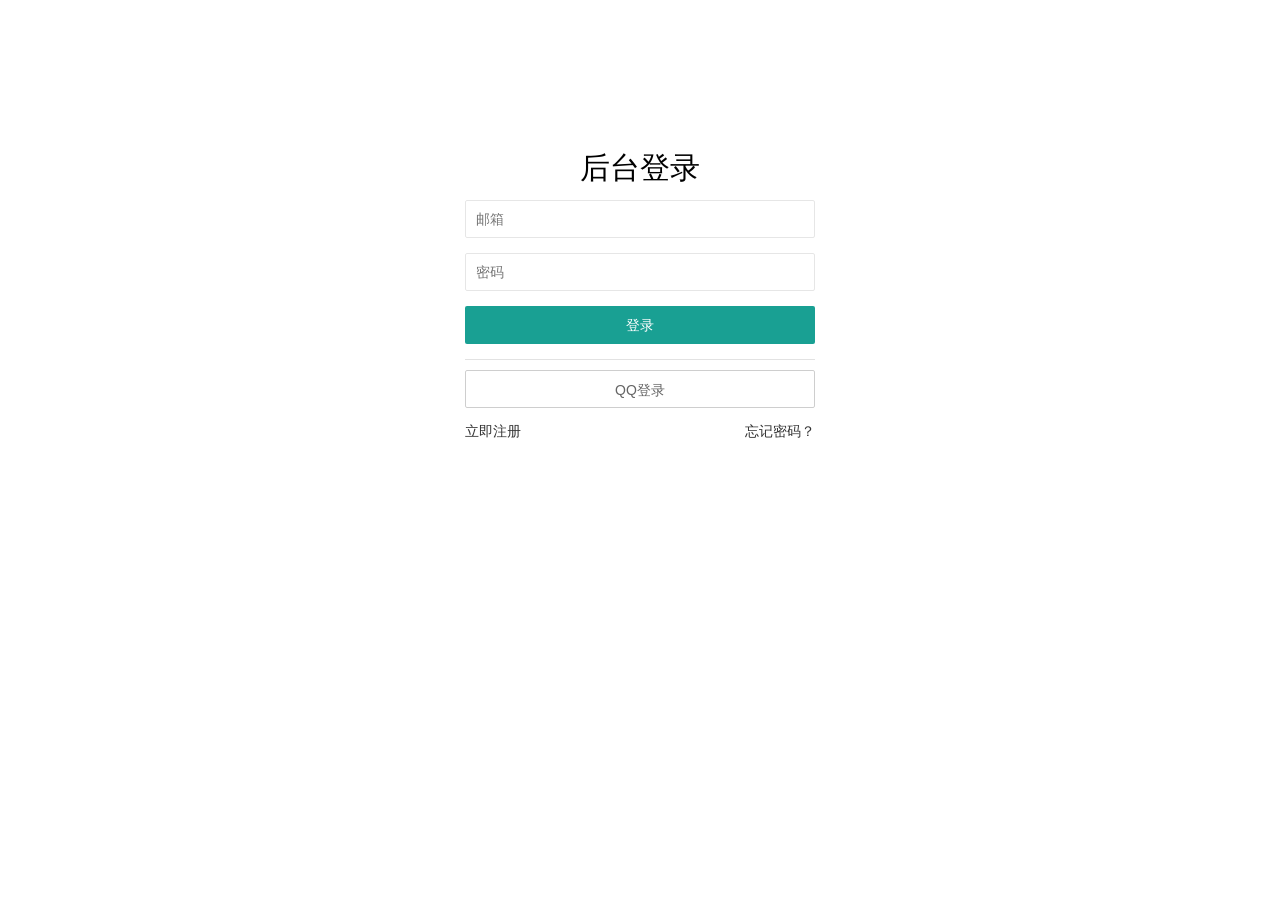
<file: KRSCRM/前端模板/vip-admin-Html-v1.6.0/demo/login.html>
<!DOCTYPE html>
<html lang="en">
<head>
    <meta charset="UTF-8">
    <meta name="renderer" content="webkit">
    <meta http-equiv="X-UA-Compatible" content="IE=edge,chrome=1">
    <meta name="viewport" content="width=device-width, initial-scale=1, maximum-scale=1">
    <title>登录</title>
    <link rel="stylesheet" href="../frame/layui/css/layui.css">
    <link rel="stylesheet" href="../css/style.css">
    <link rel="icon" href="../image/code.png">
</head>
<body>

<div class="login-main">
    <header class="layui-elip">后台登录</header>
    <form class="layui-form">
        <div class="layui-input-inline">
            <input type="text" name="account" required  lay-verify="required" placeholder="邮箱" autocomplete="off" class="layui-input">
        </div>
        <div class="layui-input-inline">
            <input type="password" name="password" required  lay-verify="required" placeholder="密码" autocomplete="off" class="layui-input">
        </div>
        <div class="layui-input-inline login-btn">
            <button type="submit" class="layui-btn">登录</button>
        </div>
        <hr/>
        <div class="layui-input-inline">
            <button type="button" class="layui-btn layui-btn-primary">QQ登录</button>
        </div>
        <!--<div class="layui-input-inline">
            <button type="button" class="layui-btn layui-btn-normal">微信登录</button>
        </div>-->
        <p><a href="javascript:;" class="fl">立即注册</a><a href="javascript:;" class="fr">忘记密码？</a></p>
    </form>
</div>


<script src="../frame/layui/layui.js"></script>
<script type="text/javascript">
    layui.use(['form'], function () {
        var form = layui.form(), $ = layui.jquery;


    });
</script>
</body>
</html>
</file>
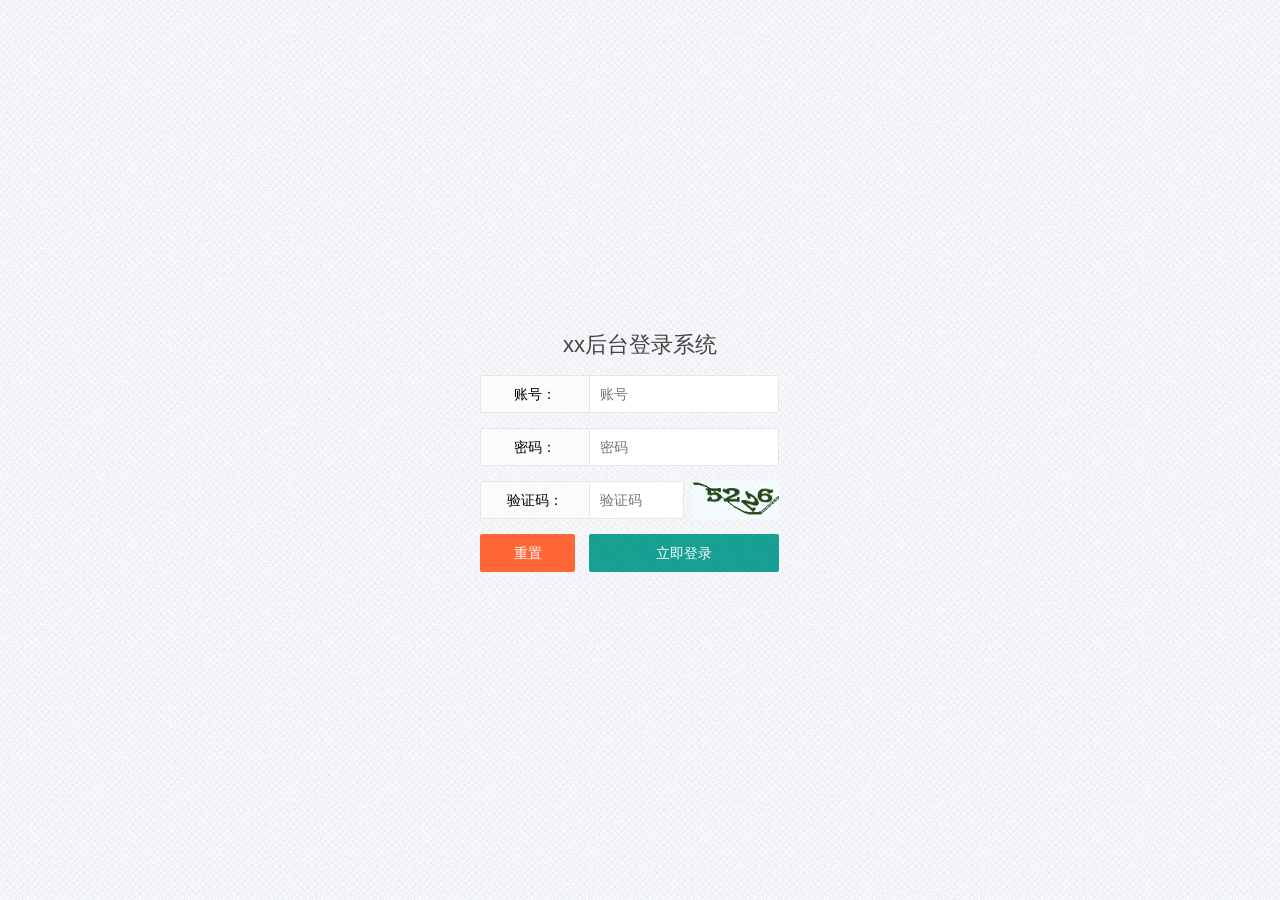
<file: KRSCRM/前端模板/vip-admin-Html-v1.6.0/demo/login2.html>
<!DOCTYPE html>
<html lang="en">
<head>
    <meta charset="UTF-8">
    <meta name="renderer" content="webkit">
    <meta http-equiv="X-UA-Compatible" content="IE=edge,chrome=1">
    <meta name="viewport" content="width=device-width, initial-scale=1, maximum-scale=1">
    <title>登录</title>
    <link rel="stylesheet" href="../frame/layui/css/layui.css">
    <link rel="stylesheet" href="../css/style.css">
    <link rel="icon" href="../image/code.png">
</head>
<body class="login-body body">

<div class="login-box">
    <form class="layui-form layui-form-pane" method="get" action="">
        <div class="layui-form-item">
            <h3>xx后台登录系统</h3>
        </div>
        <div class="layui-form-item">
            <label class="layui-form-label">账号：</label>

            <div class="layui-input-inline">
                <input type="text" name="account" class="layui-input" lay-verify="account" placeholder="账号" autocomplete="on" maxlength="20"/>
            </div>
        </div>
        <div class="layui-form-item">
            <label class="layui-form-label">密码：</label>

            <div class="layui-input-inline">
                <input type="password" name="password" class="layui-input" lay-verify="password" placeholder="密码" maxlength="20"/>
            </div>
        </div>
        <div class="layui-form-item">
            <label class="layui-form-label">验证码：</label>

            <div class="layui-input-inline">
                <input type="number" name="code" class="layui-input" lay-verify="code" placeholder="验证码" maxlength="4"/><img src="../image/v.png" alt="">
            </div>
        </div>
        <div class="layui-form-item">
            <button type="reset" class="layui-btn layui-btn-danger btn-reset">重置</button>
            <button type="button" class="layui-btn btn-submit" lay-submit="" lay-filter="sub">立即登录</button>
        </div>
    </form>
</div>

<script type="text/javascript" src="../frame/layui/layui.js"></script>
<script type="text/javascript">
    layui.use(['form', 'layer'], function () {
        var $ = layui.jquery,form = layui.form(),layer = layui.layer;
        // 验证
        form.verify({
            account: function (value) {
                if (value == "") {
                    return "请输入用户名";
                }
            },
            password: function (value) {
                if (value == "") {
                    return "请输入密码";
                }
            },
            code: function (value) {
                if (value == "") {
                    return "请输入验证码";
                }
            }
        });
        // 提交监听
        form.on('submit(sub)', function (data) {
            layer.alert(JSON.stringify(data.field), {
                title: '最终的提交信息'
            });
            return false;
        })
    })

</script>
</body>
</html>
</file>
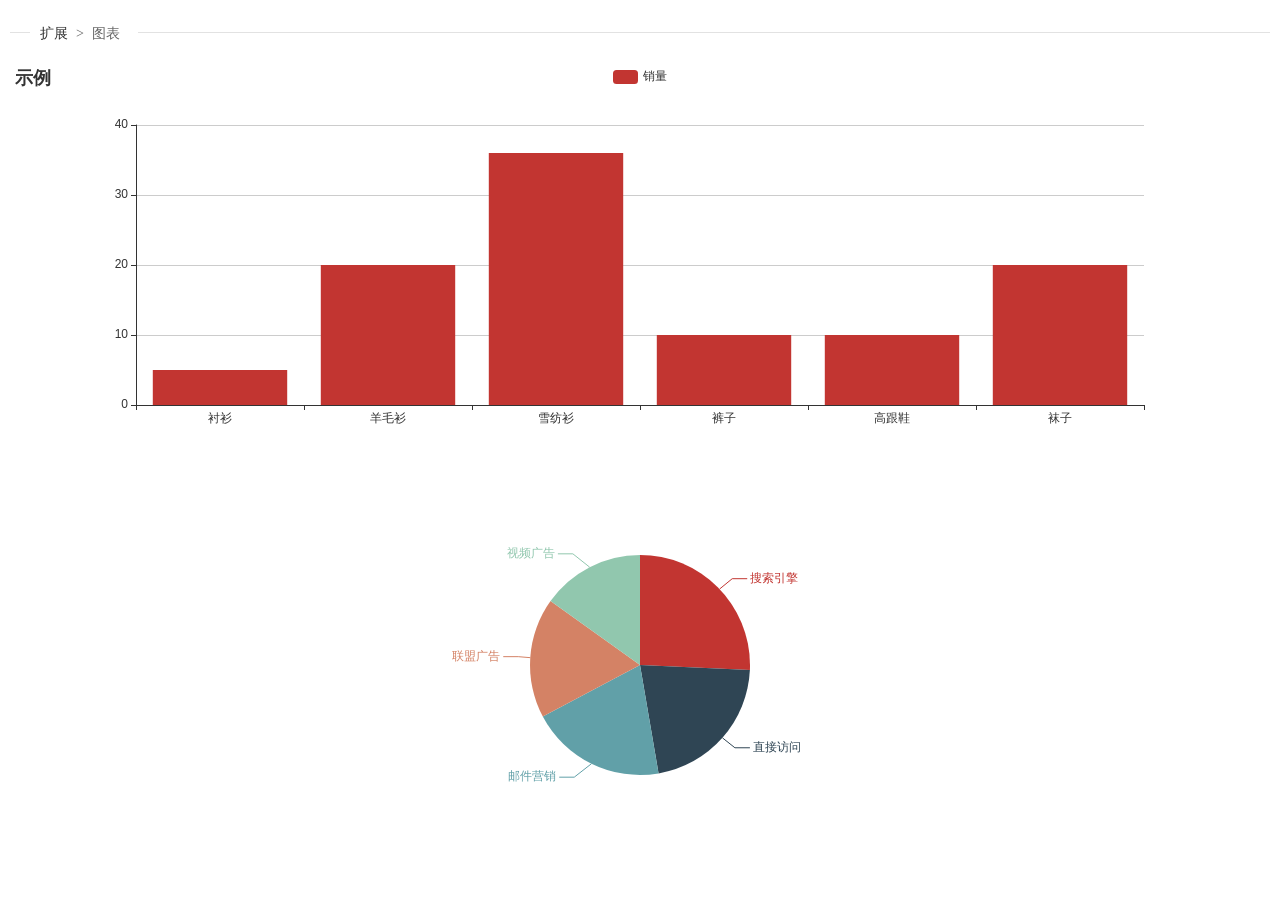
<file: KRSCRM/前端模板/vip-admin-Html-v1.6.0/demo/map.html>
<!DOCTYPE html>
<html lang="en">
<head>
    <meta charset="UTF-8">
    <meta name="renderer" content="webkit">
    <meta http-equiv="X-UA-Compatible" content="IE=edge,chrome=1">
    <meta name="viewport" content="width=device-width, initial-scale=1, maximum-scale=1">
    <title>地图插件</title>
    <link rel="stylesheet" href="../frame/layui/css/layui.css">
    <link rel="stylesheet" href="../css/style.css">
    <link rel="icon" href="../image/code.png">
</head>
<body class="body">

<fieldset class="layui-elem-field layui-field-title">
    <legend>
        <span class="layui-breadcrumb">
            <a href="javascript:;">扩展</a>
            <a><cite>图表</cite></a>
        </span>
    </legend>
</fieldset>

<!-- 为 ECharts 准备一个具备大小（宽高）的 DOM -->
<div id="main-line" style="width: 100%;height:400px;"></div>
<div id="main-bing" style="width: 100%;height:400px;"></div>

<script type="text/javascript" src="../frame/layui/layui.js"></script>
<script type="text/javascript" src="../frame/echarts/echarts.min.js"></script>
<script type="text/javascript">
    // 基于准备好的dom，初始化echarts实例
    var myChart = echarts.init(document.getElementById('main-line'));
    // 使用刚指定的配置项和数据显示图表。
    myChart.setOption({
        title: {
            text: '示例'
        },
        tooltip: {},
        legend: {
            data:['销量']
        },
        xAxis: {
            data: ["衬衫","羊毛衫","雪纺衫","裤子","高跟鞋","袜子"]
        },
        yAxis: {},
        series: [{
            name: '销量',
            type: 'bar',
            data: [5, 20, 36, 10, 10, 20]
        }]
    });

    // 基于准备好的dom，初始化echarts实例
    var chart = echarts.init(document.getElementById('main-bing'));
    // 配置
    chart.setOption({
        series : [
            {
                name: '访问来源',
                type: 'pie',
                radius: '55%',
                data:[
                    {value:400, name:'搜索引擎'},
                    {value:335, name:'直接访问'},
                    {value:310, name:'邮件营销'},
                    {value:274, name:'联盟广告'},
                    {value:235, name:'视频广告'}
                ]
            }
        ]
    });

    layui.use(['element'], function(){
        var $ = layui.jquery,element = layui.element;

        // you code ...

    });

</script>
</body>
</html>
</file>
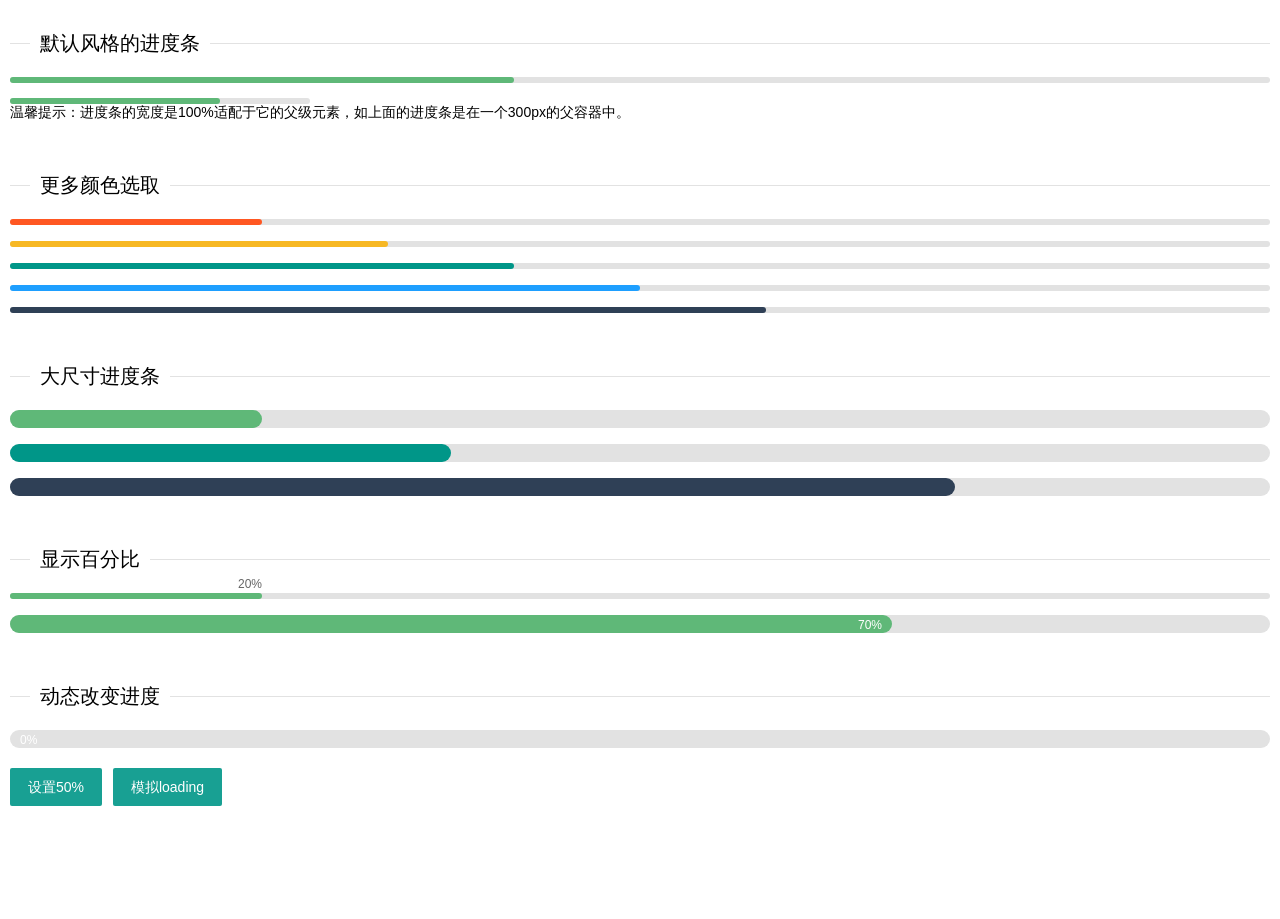
<file: KRSCRM/前端模板/vip-admin-Html-v1.6.0/demo/progress-bar.html>
<!DOCTYPE html>
<html lang="en">
<head>
    <meta charset="UTF-8">
    <meta name="renderer" content="webkit">
    <meta http-equiv="X-UA-Compatible" content="IE=edge,chrome=1">
    <meta name="viewport" content="width=device-width, initial-scale=1, maximum-scale=1">
    <title>进度条</title>
    <link rel="stylesheet" href="../frame/layui/css/layui.css">
    <link rel="stylesheet" href="../css/style.css">
    <link rel="icon" href="../image/code.png">
</head>
<body class="body">

<fieldset class="layui-elem-field layui-field-title" style="margin-top: 20px;">
    <legend>默认风格的进度条</legend>
</fieldset>

<div class="layui-progress">
    <div class="layui-progress-bar" lay-percent="40%"></div>
</div>
<div style="margin-top: 15px; width:300px">
    <div class="layui-progress">
        <div class="layui-progress-bar" lay-percent="70%"></div>
    </div>
</div>
温馨提示：进度条的宽度是100%适配于它的父级元素，如上面的进度条是在一个300px的父容器中。

<fieldset class="layui-elem-field layui-field-title" style="margin-top: 50px;">
    <legend>更多颜色选取</legend>
</fieldset>

<div class="layui-progress">
    <div class="layui-progress-bar layui-bg-red" lay-percent="20%"></div>
</div>

<br>

<div class="layui-progress">
    <div class="layui-progress-bar layui-bg-orange" lay-percent="30%"></div>
</div>

<br>

<div class="layui-progress">
    <div class="layui-progress-bar layui-bg-green" lay-percent="40%"></div>
</div>

<br>

<div class="layui-progress">
    <div class="layui-progress-bar layui-bg-blue" lay-percent="50%"></div>
</div>

<br>

<div class="layui-progress">
    <div class="layui-progress-bar layui-bg-cyan" lay-percent="60%"></div>
</div>

<fieldset class="layui-elem-field layui-field-title" style="margin-top: 50px;">
    <legend>大尺寸进度条</legend>
</fieldset>
<div class="layui-progress layui-progress-big">
    <div class="layui-progress-bar" lay-percent="20%"></div>
</div>

<br>
<div class="layui-progress layui-progress-big">
    <div class="layui-progress-bar layui-bg-green" lay-percent="35%"></div>
</div>
<br>
<div class="layui-progress layui-progress-big">
    <div class="layui-progress-bar layui-bg-cyan" lay-percent="75%"></div>
</div>

<fieldset class="layui-elem-field layui-field-title" style="margin-top: 50px;">
    <legend>显示百分比</legend>
</fieldset>

<div class="layui-progress" lay-showpercent="true">
    <div class="layui-progress-bar" lay-percent="20%"></div>
</div>

<br>

<div class="layui-progress layui-progress-big" lay-showpercent="true">
    <div class="layui-progress-bar" lay-percent="70%"></div>
</div>

<fieldset class="layui-elem-field layui-field-title" style="margin-top: 50px;">
    <legend>动态改变进度</legend>
</fieldset>

<div class="layui-progress layui-progress-big" lay-showpercent="true" lay-filter="demo">
    <div class="layui-progress-bar layui-bg-red" lay-percent="0%"></div>
</div>

<div class="site-demo-button" style="margin-top: 20px; margin-bottom: 0;">
    <button class="layui-btn site-demo-active" data-type="setPercent">设置50%</button>
    <button class="layui-btn site-demo-active" data-type="loading">模拟loading</button>
</div>

<!-- 通用-970*90 -->
<div>
    <ins class="adsbygoogle" style="display:inline-block;width:970px;height:90px" data-ad-client="ca-pub-6111334333458862" data-ad-slot="6835627838"></ins>
</div>

<script type="text/javascript" src="../frame/layui/layui.js"></script>
<script type="text/javascript">
    layui.use('element', function () {
        var $ = layui.jquery
                , element = layui.element(); //Tab的切换功能，切换事件监听等，需要依赖element模块

        //触发事件
        var active = {
            setPercent: function () {
                //设置50%进度
                element.progress('demo', '50%')
            }
            , loading: function (othis) {
                var DISABLED = 'layui-btn-disabled';
                if (othis.hasClass(DISABLED)) return;

                //模拟loading
                var n = 0, timer = setInterval(function () {
                    n = n + Math.random() * 10 | 0;
                    if (n > 100) {
                        n = 100;
                        clearInterval(timer);
                        othis.removeClass(DISABLED);
                    }
                    layui.element().progress('demo', n + '%');
                }, 300 + Math.random() * 1000);

                othis.addClass(DISABLED);
            }
        };

        $('.site-demo-active').on('click', function () {
            var othis = $(this), type = $(this).data('type');
            active[type] ? active[type].call(this, othis) : '';
        });
    });
</script>
</body>
</html>
</file>
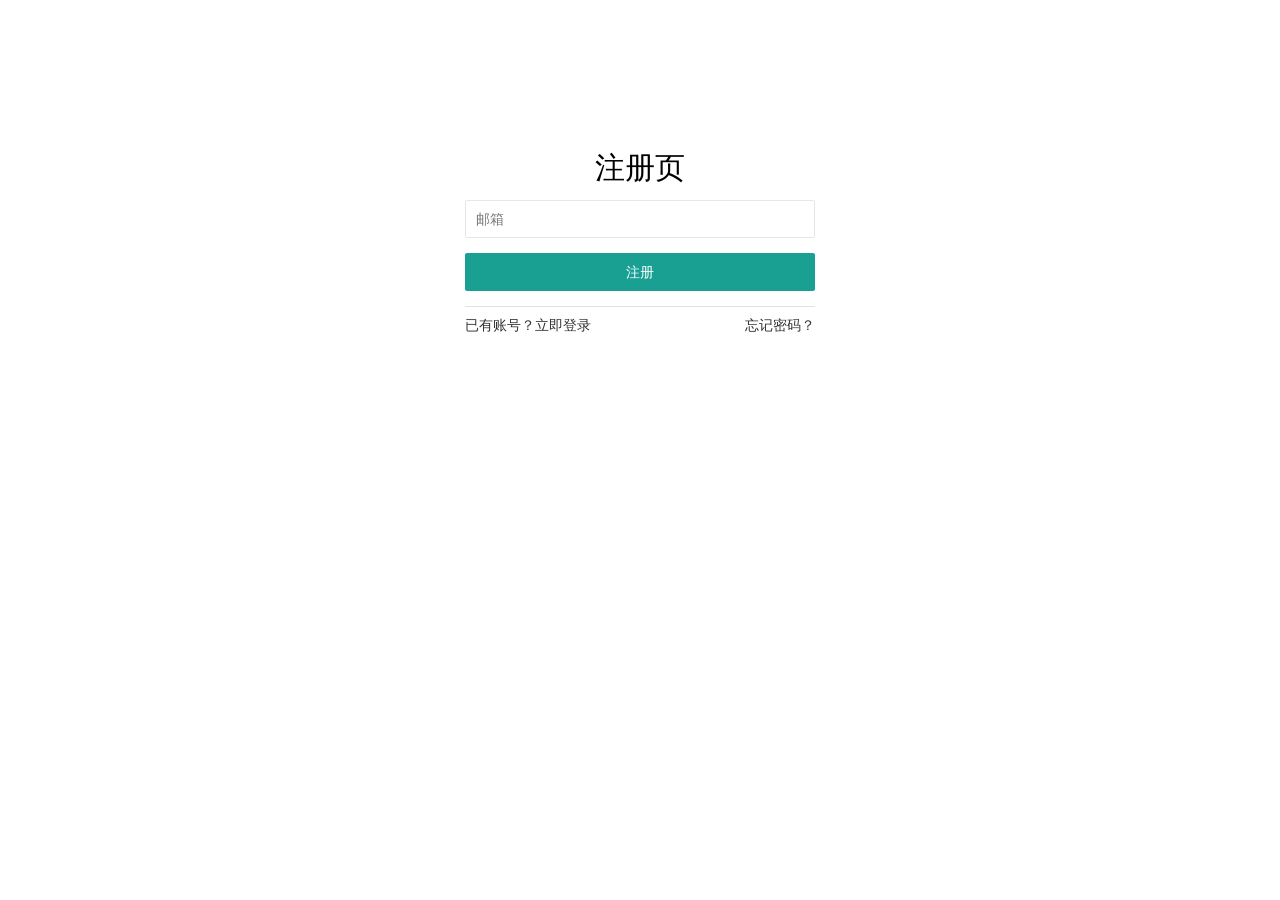
<file: KRSCRM/前端模板/vip-admin-Html-v1.6.0/demo/register.html>
<!DOCTYPE html>
<html lang="en">
<head>
    <meta charset="UTF-8">
    <meta name="renderer" content="webkit">
    <meta http-equiv="X-UA-Compatible" content="IE=edge,chrome=1">
    <meta name="viewport" content="width=device-width, initial-scale=1, maximum-scale=1">
    <title>注册页</title>
    <link rel="stylesheet" href="../frame/layui/css/layui.css">
    <link rel="stylesheet" href="../css/style.css">
    <link rel="icon" href="../image/code.png">
</head>
<body>

<div class="login-main">
    <header class="layui-elip">注册页</header>
    <form class="layui-form">
        <div class="layui-input-inline">
            <input type="text" name="account" required  lay-verify="required" placeholder="邮箱" autocomplete="off" class="layui-input">
        </div>
        <div class="layui-input-inline login-btn">
            <button type="submit" class="layui-btn">注册</button>
        </div>
        <hr/>
        <p><a href="javascript:;" class="fl">已有账号？立即登录</a><a href="javascript:;" class="fr">忘记密码？</a></p>
    </form>
</div>


<script src="../frame/layui/layui.js"></script>
<script type="text/javascript">
    layui.use(['form'], function () {
        var form = layui.form(), $ = layui.jquery;


    });
</script>
</body>
</html>
</file>
<file: KRSCRM/前端模板/vip-admin-Html-v1.6.0/frame/layui/css/layui.css>
/** layui-v1.0.9_rls MIT License By http://www.layui.com */
 .layui-laypage a,a{text-decoration:none}.layui-btn,.layui-inline,img{vertical-align:middle}.layui-btn,.layui-unselect{-webkit-user-select:none;-ms-user-select:none;-moz-user-select:none}.layui-btn,.layui-tree li i,.layui-unselect{-moz-user-select:none}blockquote,body,button,dd,div,dl,dt,form,h1,h2,h3,h4,h5,h6,input,li,ol,p,pre,td,textarea,th,ul{margin:0;padding:0;-webkit-tap-highlight-color:rgba(0,0,0,0)}a:active,a:hover{outline:0}img{display:inline-block;border:none}li{list-style:none}table{border-collapse:collapse;border-spacing:0}h1,h2,h3{font-size:14px;font-weight:400}h4,h5,h6{font-size:100%;font-weight:400}button,input,optgroup,option,select,textarea{font-family:inherit;font-size:inherit;font-style:inherit;font-weight:inherit;outline:0}pre{white-space:pre-wrap;white-space:-moz-pre-wrap;white-space:-pre-wrap;white-space:-o-pre-wrap;word-wrap:break-word}::-webkit-scrollbar{width:10px;height:10px}::-webkit-scrollbar-button:vertical{display:none}::-webkit-scrollbar-corner,::-webkit-scrollbar-track{background-color:#e2e2e2}::-webkit-scrollbar-thumb{border-radius:0;background-color:rgba(0,0,0,.3)}::-webkit-scrollbar-thumb:vertical:hover{background-color:rgba(0,0,0,.35)}::-webkit-scrollbar-thumb:vertical:active{background-color:rgba(0,0,0,.38)}@font-face{font-family:layui-icon;src:url(../font/iconfont.eot?v=1.0.9);src:url(../font/iconfont.eot?v=1.0.9#iefix) format('embedded-opentype'),url(../font/iconfont.svg?v=1.0.9#iconfont) format('svg'),url(../font/iconfont.woff?v=1.0.9) format('woff'),url(../font/iconfont.ttf?v=1.0.9) format('truetype')}.layui-icon{font-family:layui-icon!important;font-size:16px;font-style:normal;-webkit-font-smoothing:antialiased;-moz-osx-font-smoothing:grayscale}body{line-height:24px;font:14px Helvetica Neue,Helvetica,PingFang SC,\5FAE\8F6F\96C5\9ED1,Tahoma,Arial,sans-serif}hr{height:1px;margin:10px 0;border:0;background-color:#e2e2e2;clear:both}a{color:#333}a:hover{color:#777}a cite{font-style:normal;*cursor:pointer}.layui-box,.layui-box *{-webkit-box-sizing:content-box!important;-moz-box-sizing:content-box!important;box-sizing:content-box!important}.layui-border-box,.layui-border-box *{-webkit-box-sizing:border-box!important;-moz-box-sizing:border-box!important;box-sizing:border-box!important}.layui-clear{clear:both;*zoom:1}.layui-clear:after{content:'\20';clear:both;*zoom:1;display:block;height:0}.layui-inline{position:relative;display:inline-block;*display:inline;*zoom:1}.layui-edge{position:absolute;width:0;height:0;border-style:dashed;border-color:transparent;overflow:hidden}.layui-elip{text-overflow:ellipsis;overflow:hidden;white-space:nowrap}.layui-disabled,.layui-disabled:hover{color:#d2d2d2!important;cursor:not-allowed!important}.layui-circle{border-radius:100%}.layui-show{display:block!important}.layui-hide{display:none!important}.layui-main{position:relative;width:1140px;margin:0 auto}.layui-header{position:relative;z-index:1000;height:60px}.layui-header a:hover{transition:all .5s;-webkit-transition:all .5s}.layui-side{position:fixed;top:0;bottom:0;z-index:999;width:200px;overflow-x:hidden}.layui-side-scroll{width:220px;height:100%;overflow-x:hidden}.layui-body{position:absolute;left:200px;right:0;top:0;bottom:0;z-index:998;width:auto;overflow:hidden;overflow-y:auto;-webkit-box-sizing:border-box;-moz-box-sizing:border-box;box-sizing:border-box}.layui-layout-admin .layui-header{background-color:#23262E}.layui-layout-admin .layui-side{top:60px;width:200px;overflow-x:hidden}.layui-layout-admin .layui-body{top:60px;bottom:44px}.layui-layout-admin .layui-main{width:auto;margin:0 15px}.layui-layout-admin .layui-footer{position:fixed;left:200px;right:0;bottom:0;height:44px;background-color:#eee}.layui-btn,.layui-input,.layui-select,.layui-textarea,.layui-upload-button{outline:0;-webkit-transition:border-color .3s cubic-bezier(.65,.05,.35,.5);transition:border-color .3s cubic-bezier(.65,.05,.35,.5);-webkit-box-sizing:border-box!important;-moz-box-sizing:border-box!important;box-sizing:border-box!important}.layui-elem-quote{margin-bottom:10px;padding:15px;line-height:22px;border-left:5px solid #009688;border-radius:0 2px 2px 0;background-color:#f2f2f2}.layui-quote-nm{border-color:#e2e2e2;border-style:solid;border-width:1px 1px 1px 5px;background:0 0}.layui-elem-field{margin-bottom:10px;padding:0;border:1px solid #e2e2e2}.layui-elem-field legend{margin-left:20px;padding:0 10px;font-size:20px;font-weight:300}.layui-field-title{margin:10px 0 20px;border:none;border-top:1px solid #e2e2e2}.layui-field-box{padding:10px 15px}.layui-field-title .layui-field-box{padding:10px 0}.layui-progress{position:relative;height:6px;border-radius:20px;background-color:#e2e2e2}.layui-progress-bar{position:absolute;width:0;max-width:100%;height:6px;border-radius:20px;text-align:right;background-color:#5FB878;transition:all .3s;-webkit-transition:all .3s}.layui-progress-big,.layui-progress-big .layui-progress-bar{height:18px;line-height:18px}.layui-progress-text{position:relative;top:-18px;line-height:18px;font-size:12px;color:#666}.layui-progress-big .layui-progress-text{position:static;padding:0 10px;color:#fff}.layui-collapse{border:1px solid #e2e2e2;border-radius:2px}.layui-colla-item{border-top:1px solid #e2e2e2}.layui-colla-item:first-child{border-top:none}.layui-colla-title{position:relative;height:42px;line-height:42px;padding:0 15px 0 35px;color:#333;background-color:#f2f2f2;cursor:pointer}.layui-colla-content{display:none;padding:10px 15px;line-height:22px;border-top:1px solid #e2e2e2;color:#666}.layui-colla-icon{position:absolute;left:15px;top:0;font-size:14px}.layui-bg-red{background-color:#FF5722}.layui-bg-orange{background-color:#F7B824}.layui-bg-green{background-color:#009688}.layui-bg-cyan{background-color:#2F4056}.layui-bg-blue{background-color:#1E9FFF}.layui-bg-black{background-color:#393D49}.layui-bg-gray{background-color:#eee}.layui-word-aux{font-size:12px;color:#999;padding:0 5px}.layui-btn{display:inline-block;height:38px;line-height:38px;padding:0 18px;background-color:#009688;color:#fff;white-space:nowrap;text-align:center;font-size:14px;border:none;border-radius:2px;cursor:pointer;opacity:.9;filter:alpha(opacity=90)}.layui-btn:hover{opacity:.8;filter:alpha(opacity=80);color:#fff}.layui-btn:active{opacity:1;filter:alpha(opacity=100)}.layui-btn+.layui-btn{margin-left:10px}.layui-btn-radius{border-radius:100px}.layui-btn .layui-icon{font-size:18px;vertical-align:bottom}.layui-btn-primary{border:1px solid #C9C9C9;background-color:#fff;color:#555}.layui-btn-primary:hover{border-color:#009688;color:#333}.layui-btn-normal{background-color:#1E9FFF}.layui-btn-warm{background-color:#F7B824}.layui-btn-danger{background-color:#FF5722}.layui-btn-disabled,.layui-btn-disabled:active,.layui-btn-disabled:hover{border:1px solid #e6e6e6;background-color:#FBFBFB;color:#C9C9C9;cursor:not-allowed;opacity:1}.layui-btn-big{height:44px;line-height:44px;padding:0 25px;font-size:16px}.layui-btn-small{height:30px;line-height:30px;padding:0 10px;font-size:12px}.layui-btn-small i{font-size:16px!important}.layui-btn-mini{height:22px;line-height:22px;padding:0 5px;font-size:12px}.layui-btn-mini i{font-size:14px!important}.layui-btn-group{display:inline-block;vertical-align:middle;font-size:0}.layui-btn-group .layui-btn{margin-left:0!important;margin-right:0!important;border-left:1px solid rgba(255,255,255,.5);border-radius:0}.layui-btn-group .layui-btn-primary{border-left:none}.layui-btn-group .layui-btn-primary:hover{border-color:#C9C9C9;color:#009688}.layui-btn-group .layui-btn:first-child{border-left:none;border-radius:2px 0 0 2px}.layui-btn-group .layui-btn-primary:first-child{border-left:1px solid #c9c9c9}.layui-btn-group .layui-btn:last-child{border-radius:0 2px 2px 0}.layui-btn-group .layui-btn+.layui-btn{margin-left:0}.layui-btn-group+.layui-btn-group{margin-left:10px}.layui-input,.layui-select,.layui-textarea{height:38px;line-height:38px;line-height:36px\9;border:1px solid #e6e6e6;background-color:#fff;border-radius:2px}.layui-form-label,.layui-form-mid,.layui-textarea{line-height:20px;position:relative}.layui-input,.layui-textarea{display:block;width:100%;padding-left:10px}.layui-input:hover,.layui-textarea:hover{border-color:#D2D2D2!important}.layui-input:focus,.layui-textarea:focus{border-color:#C9C9C9!important}.layui-textarea{min-height:100px;height:auto;padding:6px 10px;resize:vertical}.layui-select{padding:0 10px}.layui-form input[type=checkbox],.layui-form input[type=radio],.layui-form select{display:none}.layui-form-item{margin-bottom:15px;clear:both;*zoom:1}.layui-form-item:after{content:'\20';clear:both;*zoom:1;display:block;height:0}.layui-form-label{float:left;display:block;padding:9px 15px;width:80px;font-weight:400;text-align:right}.layui-form-item .layui-inline{margin-bottom:5px;margin-right:10px}.layui-input-block,.layui-input-inline{position:relative}.layui-input-block{margin-left:110px;min-height:36px}.layui-input-inline{display:inline-block;vertical-align:middle}.layui-form-item .layui-input-inline{float:left;width:190px;margin-right:10px}.layui-form-text .layui-input-inline{width:auto}.layui-form-mid{float:left;display:block;padding:8px 0;margin-right:10px}.layui-form-danger+.layui-form-select .layui-input,.layui-form-danger:focus{border:1px solid #FF5722!important}.layui-form-select{position:relative}.layui-form-select .layui-input{padding-right:30px;cursor:pointer}.layui-form-select .layui-edge{position:absolute;right:10px;top:50%;margin-top:-3px;cursor:pointer;border-width:6px;border-top-color:#c2c2c2;border-top-style:solid;transition:all .3s;-webkit-transition:all .3s}.layui-form-select dl{display:none;position:absolute;left:0;top:42px;padding:5px 0;z-index:999;min-width:100%;border:1px solid #d2d2d2;max-height:300px;overflow-y:auto;background-color:#fff;border-radius:2px;box-shadow:0 2px 4px rgba(0,0,0,.12);box-sizing:border-box}.layui-form-select dl dd,.layui-form-select dl dt{padding:0 10px;line-height:36px;white-space:nowrap;overflow:hidden;text-overflow:ellipsis}.layui-form-select dl dt{font-size:12px;color:#999}.layui-form-select dl dd{cursor:pointer}.layui-form-select dl dd:hover{background-color:#f2f2f2}.layui-form-select .layui-select-group dd{padding-left:20px}.layui-form-select dl dd.layui-this{background-color:#5FB878;color:#fff}.layui-form-checkbox,.layui-form-select dl dd.layui-disabled{background-color:#fff}.layui-form-selected dl{display:block}.layui-form-checkbox,.layui-form-checkbox *,.layui-form-radio,.layui-form-radio *,.layui-form-switch{display:inline-block;vertical-align:middle}.layui-form-selected .layui-edge{margin-top:-9px;-webkit-transform:rotate(180deg);transform:rotate(180deg);margin-top:-3px\9}:root .layui-form-selected .layui-edge{margin-top:-9px\0/IE9}.layui-select-none{margin:5px 0;text-align:center;color:#999}.layui-select-disabled .layui-disabled{border-color:#eee!important}.layui-select-disabled .layui-edge{border-top-color:#d2d2d2}.layui-form-checkbox{position:relative;height:30px;line-height:28px;margin-right:10px;padding-right:30px;border:1px solid #d2d2d2;cursor:pointer;font-size:0;border-radius:2px;-webkit-transition:.1s linear;transition:.1s linear;box-sizing:border-box!important}.layui-form-checkbox:hover{border:1px solid #c2c2c2}.layui-form-checkbox span{padding:0 10px;height:100%;font-size:14px;background-color:#d2d2d2;color:#fff;overflow:hidden;white-space:nowrap;text-overflow:ellipsis}.layui-form-checkbox:hover span{background-color:#c2c2c2}.layui-form-checkbox i{position:absolute;right:0;width:30px;color:#fff;font-size:20px;text-align:center}.layui-form-checkbox:hover i{color:#c2c2c2}.layui-form-checked,.layui-form-checked:hover{border-color:#5FB878}.layui-form-checked span,.layui-form-checked:hover span{background-color:#5FB878}.layui-form-checked i,.layui-form-checked:hover i{color:#5FB878}.layui-form-item .layui-form-checkbox{margin-top:4px}.layui-form-checkbox[lay-skin=primary]{height:auto!important;line-height:normal!important;border:none!important;margin-right:0;padding-right:0;background:0 0}.layui-form-checkbox[lay-skin=primary] span{float:right;padding-right:15px;line-height:18px;background:0 0;color:#666}.layui-form-checkbox[lay-skin=primary] i{position:relative;top:0;width:16px;line-height:16px;border:1px solid #d2d2d2;font-size:12px;border-radius:2px;background-color:#fff;-webkit-transition:.1s linear;transition:.1s linear}.layui-form-checkbox[lay-skin=primary]:hover i{border-color:#5FB878;color:#fff}.layui-form-checked[lay-skin=primary] i{border-color:#5FB878;background-color:#5FB878;color:#fff}.layui-checkbox-disbaled[lay-skin=primary] span{background:0 0!important}.layui-checkbox-disbaled[lay-skin=primary]:hover i{border-color:#d2d2d2}.layui-form-item .layui-form-checkbox[lay-skin=primary]{margin-top:10px}.layui-form-switch{position:relative;height:22px;line-height:22px;width:42px;padding:0 5px;margin-top:8px;border:1px solid #d2d2d2;border-radius:20px;cursor:pointer;background-color:#fff;-webkit-transition:.1s linear;transition:.1s linear}.layui-form-switch i{position:absolute;left:5px;top:3px;width:16px;height:16px;border-radius:20px;background-color:#d2d2d2;-webkit-transition:.1s linear;transition:.1s linear}.layui-form-switch em{position:absolute;right:5px;top:0;width:25px;padding:0!important;text-align:center!important;color:#999!important;font-style:normal!important;font-size:12px}.layui-form-onswitch{border-color:#5FB878;background-color:#5FB878}.layui-form-onswitch i{left:32px;background-color:#fff}.layui-form-onswitch em{left:5px;right:auto;color:#fff!important}.layui-checkbox-disbaled{border-color:#e2e2e2!important}.layui-checkbox-disbaled span{background-color:#e2e2e2!important}.layui-checkbox-disbaled:hover i{color:#fff!important}.layui-form-radio{line-height:28px;margin:6px 10px 0 0;padding-right:10px;cursor:pointer;font-size:0}.layui-form-radio i{margin-right:8px;font-size:22px;color:#c2c2c2}.layui-form-radio span{font-size:14px}.layui-form-radio i:hover,.layui-form-radioed i{color:#5FB878}.layui-radio-disbaled i{color:#e2e2e2!important}.layui-form-pane .layui-form-label{width:110px;padding:8px 15px;height:38px;line-height:20px;border:1px solid #e6e6e6;border-radius:2px 0 0 2px;text-align:center;background-color:#FBFBFB;overflow:hidden;white-space:nowrap;text-overflow:ellipsis;-webkit-box-sizing:border-box!important;-moz-box-sizing:border-box!important;box-sizing:border-box!important}.layui-form-pane .layui-input-inline{margin-left:-1px}.layui-form-pane .layui-input-block{margin-left:110px;left:-1px}.layui-form-pane .layui-input{border-radius:0 2px 2px 0}.layui-form-pane .layui-form-text .layui-form-label{float:none;width:100%;border-right:1px solid #e6e6e6;border-radius:2px;-webkit-box-sizing:border-box!important;-moz-box-sizing:border-box!important;box-sizing:border-box!important;text-align:left}.layui-laypage button,.layui-laypage input,.layui-nav{-webkit-box-sizing:border-box!important;-moz-box-sizing:border-box!important}.layui-form-pane .layui-form-text .layui-input-inline{display:block;margin:0;top:-1px;clear:both}.layui-form-pane .layui-form-text .layui-input-block{margin:0;left:0;top:-1px}.layui-form-pane .layui-form-text .layui-textarea{min-height:100px;border-radius:0 0 2px 2px}.layui-form-pane .layui-form-checkbox{margin:4px 0 4px 10px}.layui-form-pane .layui-form-radio,.layui-form-pane .layui-form-switch{margin-top:6px;margin-left:10px}.layui-form-pane .layui-form-item[pane]{position:relative;border:1px solid #e6e6e6}.layui-form-pane .layui-form-item[pane] .layui-form-label{position:absolute;left:0;top:0;height:100%;border-width:0 1px 0 0}.layui-form-pane .layui-form-item[pane] .layui-input-inline{margin-left:110px}.layui-layedit{border:1px solid #d2d2d2;border-radius:2px}.layui-layedit-tool{padding:3px 5px;border-bottom:1px solid #e2e2e2;font-size:0}.layedit-tool-fixed{position:fixed;top:0;border-top:1px solid #e2e2e2}.layui-layedit-tool .layedit-tool-mid,.layui-layedit-tool .layui-icon{display:inline-block;vertical-align:middle;text-align:center;font-size:14px}.layui-layedit-tool .layui-icon{position:relative;width:32px;height:30px;line-height:30px;margin:3px 5px;color:#777;cursor:pointer;border-radius:2px}.layui-layedit-tool .layui-icon:hover{color:#393D49}.layui-layedit-tool .layui-icon:active{color:#000}.layui-layedit-tool .layedit-tool-active{background-color:#e2e2e2;color:#000}.layui-layedit-tool .layui-disabled,.layui-layedit-tool .layui-disabled:hover{color:#d2d2d2;cursor:not-allowed}.layui-layedit-tool .layedit-tool-mid{width:1px;height:18px;margin:0 10px;background-color:#d2d2d2}.layedit-tool-html{width:50px!important;font-size:30px!important}.layedit-tool-b,.layedit-tool-code,.layedit-tool-help{font-size:16px!important}.layedit-tool-d,.layedit-tool-face,.layedit-tool-image,.layedit-tool-unlink{font-size:18px!important}.layedit-tool-image input{position:absolute;font-size:0;left:0;top:0;width:100%;height:100%;opacity:.01;filter:Alpha(opacity=1);cursor:pointer}.layui-layedit-iframe iframe{display:block;width:100%}#LAY_layedit_code{overflow:hidden}.layui-table{width:100%;margin:10px 0;background-color:#fff}.layui-table tr{transition:all .3s;-webkit-transition:all .3s}.layui-table thead tr{background-color:#f2f2f2}.layui-table th{text-align:left}.layui-table td,.layui-table th{padding:9px 15px;min-height:20px;line-height:20px;border:1px solid #e2e2e2;font-size:14px}.layui-table tr:hover,.layui-table[lay-even] tr:nth-child(even){background-color:#f8f8f8}.layui-table[lay-skin=line],.layui-table[lay-skin=row]{border:1px solid #e2e2e2}.layui-table[lay-skin=line] td,.layui-table[lay-skin=line] th{border:none;border-bottom:1px solid #e2e2e2}.layui-table[lay-skin=row] td,.layui-table[lay-skin=row] th{border:none;border-right:1px solid #e2e2e2}.layui-table[lay-skin=nob] td,.layui-table[lay-skin=nob] th{border:none}.layui-upload-button{position:relative;display:inline-block;vertical-align:middle;min-width:60px;height:38px;line-height:38px;border:1px solid #DFDFDF;border-radius:2px;overflow:hidden;background-color:#fff;color:#666}.layui-upload-button:hover{border:1px solid #aaa;color:#333}.layui-upload-button:active{border:1px solid #4CAF50;color:#000}.layui-upload-button input,.layui-upload-file{opacity:.01;filter:Alpha(opacity=1);cursor:pointer}.layui-upload-button input{position:absolute;left:0;top:0;z-index:10;font-size:100px;width:100%;height:100%}.layui-upload-icon{display:block;margin:0 15px;text-align:center}.layui-upload-icon i{margin-right:5px;vertical-align:top;font-size:20px;color:#5FB878}.layui-upload-iframe{position:absolute;width:0;height:0;border:0;visibility:hidden}.layui-upload-enter{border:1px solid #009E94;background-color:#009E94;color:#fff;-webkit-transform:scale(1.1);transform:scale(1.1)}.layui-upload-enter .layui-upload-icon,.layui-upload-enter .layui-upload-icon i{color:#fff}.layui-flow-more{margin:10px 0;text-align:center;color:#999;font-size:14px}.layui-flow-more a{height:32px;line-height:32px}.layui-flow-more a *{display:inline-block;vertical-align:top}.layui-flow-more a cite{padding:0 20px;border-radius:3px;background-color:#eee;color:#333;font-style:normal}.layui-flow-more a cite:hover{opacity:.8}.layui-flow-more a i{font-size:30px;color:#737383}.layui-laypage{display:inline-block;*display:inline;*zoom:1;vertical-align:middle;margin:10px 0;font-size:0}.layui-laypage>:first-child,.layui-laypage>:first-child em{border-radius:2px 0 0 2px}.layui-laypage>:last-child,.layui-laypage>:last-child em{border-radius:0 2px 2px 0}.layui-laypage a,.layui-laypage span{display:inline-block;*display:inline;*zoom:1;vertical-align:middle;padding:0 15px;border:1px solid #e2e2e2;height:28px;line-height:28px;margin:0 -1px 5px 0;background-color:#fff;color:#333;font-size:12px}.layui-laypage em{font-style:normal}.layui-laypage span{color:#999;font-weight:700}.layui-laypage .layui-laypage-curr{position:relative}.layui-laypage .layui-laypage-curr em{position:relative;color:#fff;font-weight:400}.layui-laypage .layui-laypage-curr .layui-laypage-em{position:absolute;left:-1px;top:-1px;padding:1px;width:100%;height:100%;background-color:#009688}.layui-laypage-em{border-radius:2px}.layui-laypage-next em,.layui-laypage-prev em{font-family:Sim sun;font-size:16px}.layui-laypage .layui-laypage-total{height:30px;line-height:30px;margin-left:1px;border:none;font-weight:400}.layui-laypage button,.layui-laypage input{height:30px;line-height:30px;border:1px solid #e2e2e2;border-radius:2px;vertical-align:top;background-color:#fff;box-sizing:border-box!important}.layui-laypage input{width:50px;margin:0 5px;text-align:center}.layui-laypage button{margin-left:5px;padding:0 15px;cursor:pointer}.layui-code{position:relative;margin:10px 0;padding:15px;line-height:20px;border:1px solid #ddd;border-left-width:6px;background-color:#F2F2F2;color:#333;font-family:Courier New;font-size:12px}.layui-tree{line-height:26px}.layui-tree li{text-overflow:ellipsis;overflow:hidden;white-space:nowrap}.layui-tree li .layui-tree-spread,.layui-tree li a{display:inline-block;vertical-align:top;height:26px;*display:inline;*zoom:1;cursor:pointer}.layui-tree li a{font-size:0}.layui-tree li a i{font-size:16px}.layui-tree li a cite{padding:0 6px;font-size:14px;font-style:normal}.layui-tree li i{padding-left:6px;color:#333}.layui-tree li .layui-tree-check{font-size:13px}.layui-tree li .layui-tree-check:hover{color:#009E94}.layui-tree li ul{display:none;margin-left:20px}.layui-tree li .layui-tree-enter{line-height:24px;border:1px dotted #000}.layui-tree-drag{display:none;position:absolute;left:-666px;top:-666px;background-color:#f2f2f2;padding:5px 10px;border:1px dotted #000;white-space:nowrap}.layui-tree-drag i{padding-right:5px}.layui-nav{position:relative;padding:0 20px;background-color:#393D49;color:#c2c2c2;border-radius:2px;font-size:0;box-sizing:border-box!important}.layui-nav *{font-size:14px}.layui-nav .layui-nav-item{position:relative;display:inline-block;*display:inline;*zoom:1;vertical-align:middle;line-height:60px}.layui-nav .layui-nav-item a{display:block;padding:0 20px;color:#c2c2c2;transition:all .3s;-webkit-transition:all .3s}.layui-nav .layui-this:after,.layui-nav-bar,.layui-nav-tree .layui-nav-itemed:after{position:absolute;left:0;top:0;width:0;height:5px;background-color:#5FB878;transition:all .2s;-webkit-transition:all .2s}.layui-nav-bar{z-index:1000}.layui-nav .layui-nav-item a:hover,.layui-nav .layui-this a{color:#fff}.layui-nav .layui-this:after{content:'';top:auto;bottom:0;width:100%}.layui-nav .layui-nav-more{content:'';width:0;height:0;border-style:solid dashed dashed;border-color:#c2c2c2 transparent transparent;overflow:hidden;cursor:pointer;transition:all .2s;-webkit-transition:all .2s;position:absolute;top:28px;right:3px;border-width:6px}.layui-nav .layui-nav-mored,.layui-nav-itemed .layui-nav-more{top:22px;border-style:dashed dashed solid;border-color:transparent transparent #c2c2c2}.layui-nav-child{display:none;position:absolute;left:0;top:65px;min-width:100%;line-height:36px;padding:5px 0;box-shadow:0 2px 4px rgba(0,0,0,.12);border:1px solid #d2d2d2;background-color:#fff;z-index:100;border-radius:2px;white-space:nowrap}.layui-nav .layui-nav-child a{color:#333}.layui-nav .layui-nav-child a:hover{background-color:#f2f2f2;color:#333}.layui-nav-child dd{position:relative}.layui-nav-child dd.layui-this{background-color:#5FB878;color:#fff}.layui-nav-child dd.layui-this a{color:#fff}.layui-nav-child dd.layui-this:after{display:none}.layui-nav-tree{width:200px;padding:0}.layui-nav-tree .layui-nav-item{display:block;width:100%;line-height:45px}.layui-nav-tree .layui-nav-item a{height:45px;text-overflow:ellipsis;overflow:hidden;white-space:nowrap}.layui-nav-tree .layui-nav-item a:hover{background-color:#4E5465}.layui-nav-tree .layui-nav-child dd.layui-this,.layui-nav-tree .layui-this,.layui-nav-tree .layui-this>a,.layui-nav-tree .layui-this>a:hover{background-color:#009688;color:#fff}.layui-nav-tree .layui-this:after{display:none}.layui-nav-itemed>a,.layui-nav-tree .layui-nav-title a,.layui-nav-tree .layui-nav-title a:hover{background-color:#2B2E37!important;color:#fff!important}.layui-nav-tree .layui-nav-bar{width:5px;height:0;background-color:#009688}.layui-nav-tree .layui-nav-child{position:relative;z-index:0;top:0;border:none;box-shadow:none}.layui-nav-tree .layui-nav-child a{height:40px;line-height:40px;color:#c2c2c2}.layui-nav-tree .layui-nav-child,.layui-nav-tree .layui-nav-child a:hover{background:0 0;color:#fff}.layui-nav-tree .layui-nav-more{top:20px;right:10px}.layui-nav-itemed .layui-nav-more{top:14px}.layui-nav-itemed .layui-nav-child{display:block;padding:0}.layui-nav-side{position:fixed;top:0;bottom:0;left:0;overflow-x:hidden;z-index:999}.layui-breadcrumb{visibility:hidden;font-size:0}.layui-breadcrumb a{padding-right:8px;line-height:22px;font-size:14px;color:#333!important}.layui-breadcrumb a:hover{color:#01AAED!important}.layui-breadcrumb a cite,.layui-breadcrumb a span{color:#666;cursor:text;font-style:normal}.layui-breadcrumb a span{padding-left:8px;font-family:Sim sun}.layui-tab{margin:10px 0;text-align:left!important}.layui-fixbar li,.layui-tab-bar,.layui-tab-title li,.layui-util-face ul li{cursor:pointer;text-align:center}.layui-tab[overflow]>.layui-tab-title{overflow:hidden}.layui-tab-title{position:relative;left:0;height:40px;white-space:nowrap;font-size:0;border-bottom:1px solid #e2e2e2;transition:all .2s;-webkit-transition:all .2s}.layui-tab-title li{display:inline-block;*display:inline;*zoom:1;vertical-align:middle;font-size:14px;transition:all .2s;-webkit-transition:all .2s;position:relative;line-height:40px;min-width:65px;padding:0 10px}.layui-tab-title li a{display:block}.layui-tab-title .layui-this{color:#000}.layui-tab-title .layui-this:after{position:absolute;left:0;top:0;content:'';width:100%;height:41px;border:1px solid #e2e2e2;border-bottom-color:#fff;border-radius:2px 2px 0 0;-webkit-box-sizing:border-box!important;-moz-box-sizing:border-box!important;box-sizing:border-box!important;pointer-events:none}.layui-tab-bar{position:absolute;right:0;top:0;z-index:10;width:30px;height:39px;line-height:39px;border:1px solid #e2e2e2;border-radius:2px;background-color:#fff}.layui-tab-bar .layui-icon{position:relative;display:inline-block;top:3px;transition:all .3s;-webkit-transition:all .3s}.layui-tab-item,.layui-util-face .layui-layer-TipsG{display:none}.layui-tab-more{padding-right:30px;height:auto;white-space:normal}.layui-tab-more li.layui-this:after{border-bottom-color:#e2e2e2;border-radius:2px}.layui-tab-more .layui-tab-bar .layui-icon{top:-2px;top:3px\9;-webkit-transform:rotate(180deg);transform:rotate(180deg)}:root .layui-tab-more .layui-tab-bar .layui-icon{top:-2px\0/IE9}.layui-tab-content{padding:10px}.layui-tab-title li .layui-tab-close{position:relative;margin-left:8px;top:1px;color:#c2c2c2;transition:all .2s;-webkit-transition:all .2s}.layui-tab-title li .layui-tab-close:hover{border-radius:2px;background-color:#FF5722;color:#fff}.layui-tab-brief>.layui-tab-title .layui-this{color:#009688}.layui-tab-brief>.layui-tab-more li.layui-this:after,.layui-tab-brief>.layui-tab-title .layui-this:after{border:none;border-radius:0;border-bottom:3px solid #5FB878}.layui-tab-brief[overflow]>.layui-tab-title .layui-this:after{top:-1px}.layui-tab-card{border:1px solid #e2e2e2;border-radius:2px;box-shadow:0 2px 5px 0 rgba(0,0,0,.1)}.layui-tab-card>.layui-tab-title{background-color:#f2f2f2}.layui-tab-card>.layui-tab-title li{margin-right:-1px;margin-left:-1px}.layui-tab-card>.layui-tab-title .layui-this{background-color:#fff}.layui-tab-card>.layui-tab-title .layui-this:after{border-top:none;border-width:1px;border-bottom-color:#fff}.layui-tab-card>.layui-tab-title .layui-tab-bar{height:40px;line-height:40px;border-radius:0;border-top:none;border-right:none}.layui-tab-card>.layui-tab-more .layui-this{background:0 0;color:#5FB878}.layui-tab-card>.layui-tab-more .layui-this:after{border:none}.layui-fixbar{position:fixed;right:15px;bottom:15px;z-index:9999}.layui-fixbar li{width:50px;height:50px;line-height:50px;margin-bottom:1px;font-size:30px;background-color:#9F9F9F;color:#fff;border-radius:2px;opacity:.95}.layui-fixbar li:hover{opacity:.85}.layui-fixbar li:active{opacity:1}.layui-fixbar .layui-fixbar-top{display:none;font-size:40px}body .layui-util-face{border:none;background:0 0}body .layui-util-face .layui-layer-content{padding:0;background-color:#fff;color:#666;box-shadow:none}.layui-util-face ul{position:relative;width:372px;padding:10px;border:1px solid #D9D9D9;background-color:#fff;box-shadow:0 0 20px rgba(0,0,0,.2)}.layui-util-face ul li{float:left;border:1px solid #e8e8e8;height:22px;width:26px;overflow:hidden;margin:-1px 0 0 -1px;padding:4px 2px}.layui-util-face ul li:hover{position:relative;z-index:2;border:1px solid #eb7350;background:#fff9ec}.layui-anim{-webkit-animation-duration:.3s;animation-duration:.3s;-webkit-animation-fill-mode:both;animation-fill-mode:both}.layui-anim-loop{-webkit-animation-iteration-count:infinite;animation-iteration-count:infinite}@-webkit-keyframes layui-rotate{from{-webkit-transform:rotate(0)}to{-webkit-transform:rotate(360deg)}}@keyframes layui-rotate{from{transform:rotate(0)}to{transform:rotate(360deg)}}.layui-anim-rotate{-webkit-animation-name:layui-rotate;animation-name:layui-rotate;-webkit-animation-duration:1s;animation-duration:1s;-webkit-animation-timing-function:linear;animation-timing-function:linear}@-webkit-keyframes layui-up{from{-webkit-transform:translate3d(0,100%,0);opacity:.3}to{-webkit-transform:translate3d(0,0,0);opacity:1}}@keyframes layui-up{from{transform:translate3d(0,100%,0);opacity:.3}to{transform:translate3d(0,0,0);opacity:1}}.layui-anim-up{-webkit-animation-name:layui-up;animation-name:layui-up}@-webkit-keyframes layui-upbit{from{-webkit-transform:translate3d(0,30px,0);opacity:.3}to{-webkit-transform:translate3d(0,0,0);opacity:1}}@keyframes layui-upbit{from{transform:translate3d(0,30px,0);opacity:.3}to{transform:translate3d(0,0,0);opacity:1}}.layui-anim-upbit{-webkit-animation-name:layui-upbit;animation-name:layui-upbit}@-webkit-keyframes layui-scale{0%{opacity:.3;-webkit-transform:scale(.5)}100%{opacity:1;-webkit-transform:scale(1)}}@keyframes layui-scale{0%{opacity:.3;-ms-transform:scale(.5);transform:scale(.5)}100%{opacity:1;-ms-transform:scale(1);transform:scale(1)}}.layui-anim-scale{-webkit-animation-name:layui-scale;animation-name:layui-scale}@-webkit-keyframes layui-scale-spring{0%{opacity:.5;-webkit-transform:scale(.5)}80%{opacity:.8;-webkit-transform:scale(1.1)}100%{opacity:1;-webkit-transform:scale(1)}}@keyframes layui-scale-spring{0%{opacity:.5;-ms-transform:scale(.5);transform:scale(.5)}80%{opacity:.8;-ms-transform:scale(1.1);transform:scale(1.1)}100%{opacity:1;-ms-transform:scale(1);transform:scale(1)}}.layui-anim-scaleSpring{-webkit-animation-name:layui-scale-spring;animation-name:layui-scale-spring}@media screen and (max-width:450px){.layui-form-item .layui-form-label{text-overflow:ellipsis;overflow:hidden;white-space:nowrap}.layui-form-item .layui-inline{display:block;margin-right:0;margin-bottom:20px;clear:both}.layui-form-item .layui-inline:after{content:'\20';clear:both;display:block;height:0}.layui-form-item .layui-input-inline{display:block;float:none;left:-3px;width:auto;margin:0 0 10px 112px}.layui-form-item .layui-input-inline+.layui-form-mid{margin-left:110px;top:-5px;padding:0}.layui-form-item .layui-form-checkbox{margin-right:5px;margin-bottom:5px}}
</file>
<file: KRSCRM/前端模板/vip-admin-Html-v1.6.0/css/style.css>
/* my style */
.layui-header {
    background: none;
}

.layui-layout-admin .my-header {
    position: fixed;
    top: 0;
    left: 0;
    width: 100%;
    height: 60px;
    background: #393D49;
    z-index: 2;
}

.layui-layout-admin .my-header .my-header-logo {
    display: inline-block;
    width: auto;
    height: 30px;
    color: white;
    font-size: 18px;
    line-height: 30px;
    padding: 15px;
    vertical-align: top;
}

.layui-layout-admin .my-header img.my-header-logo {
    width: 150px;
    height: 40px;
    text-align: center;
    line-height: 40px;
    padding: 10px;
    border: none;
}

.my-header-btn {
    display: inline-block;
    width: auto;
    height: 100%;
    line-height: 60px;
}

.my-header-user-nav {
    float: right;
}

.my-header-user-nav img {
    width: 40px;
    height: 40px;
    text-align: center;
    line-height: 40px;
    border: none;
    border-radius: 5px;
}

.my-header-user-nav .layui-nav-item a.name {
    padding-left: 5px !important;
}

.my-header ul.layui-nav {
    display: inline-block;
    vertical-align: top;
    border-radius: 0;
}

.my-header ul.layui-nav li a {
    max-height: 60px;
}

.my-side {
    position: fixed;
    top: 60px;
    bottom: 0;
    width: 200px;
    z-index: 2;
    overflow-x: hidden;
}

.my-side .layui-nav {
    border-radius: 0;
    min-height: 100%;
}

.my-side ul.layui-nav li a i, .layui-nav .layui-nav-child a i, .layui-nav .layui-nav-item a i, .layui-tab-card > .layui-tab-title li span i {
    margin-right: 5px;
}

.my-side ul.layui-nav li dl dd a i {
    margin-left: 15px;
}

.my-body {
    position: fixed;
    top: 60px;
    bottom: 0;
    left: 200px;
    right: 0;
    z-index: 1;
    overflow: hidden;
}

.body {
    padding: 10px;
}

.my-body .layui-tab, .my-body .layui-tab .layui-tab-content {
    margin: 0;
    padding: 0;
}

.my-body .layui-tab .layui-tab-title li:first-child i {
    display: none;
}

.my-body .layui-tab, .my-body .layui-tab .layui-tab-content, .my-body .layui-tab .layui-tab-item {
    height: 100%;
}

.my-body iframe {
    width: 100%;
    height: 100%;
    border: none;
    outline: none;
}

.layui-layout-admin .my-footer {
    height: 40px;
    padding: 2px 0;
}

.layui-layout-admin .my-footer p {
    height: 20px;
    line-height: 20px;
    font-size: 12px;
    text-align: center;
}

.my-btn-box {
    height: 38px;
    margin-bottom: 10px;
}

.my-pay-box > div p {
    text-align: center;
    margin-bottom: 10px;
}

/* login */
.login-body {
    background: url("../image/bg.png") repeat fixed;
}

.login-box {
    position: fixed;
    top: 0;
    bottom: 0;
    left: 0;
    right: 0;
    margin: auto;
    width: 320px;
    height: 241px;
    max-height: 300px;
}

.login-body .login-box h3 {
    color: #444;
    font-size: 22px;
    font-weight: 100;
    text-align: center;
}

.login-box .layui-input[type='number'] {
    display: inline-block;
    width: 50%;
    vertical-align: top;
}

.login-box img {
    display: inline-block;
    width: 46%;
    height: 38px;
    border: none;
    vertical-align: top;
    cursor: pointer;
    margin-left: 4%;
}

.login-box button.btn-reset {
    width: 95px;
}

.login-box button.btn-submit {
    width: 190px;
}
.login-main{
    position: fixed;
    top: 0;
    right: 0;
    bottom: 0;
    left: 0;
    width: 350px;
    margin: 0 auto;
}
.login-main header {
    margin-top: 150px;
    height: 35px;
    line-height: 35px;
    font-size: 30px;
    font-weight: 100;
    text-align: center;
}
.login-main header, .login-main form, .login-main form .layui-input-inline {
    margin-bottom: 15px;
}
.login-main form .layui-input-inline, .login-main form .layui-input-inline input, .login-main form .layui-input-inline button{
    width: 100%;
}
.login-main form .login-btn {
    margin-bottom: 5px;
}


/* demo */
.site-demo-button div {
    margin: 20px 30px 10px;
}

.site-demo-button .layui-btn {
    margin: 0 7px 10px 0;
}

/* check */
input[type='checkbox'] {
    vertical-align: middle;
}

.my-checkbox {
    -webkit-appearance: none;
    position: relative;
    width: 20px;
    height: 20px;
    background-color: #FFFFFF;
    border: solid 2px #28B779;
    border-radius: 2px;
    background-clip: padding-box;
    display: inline-block;
    cursor: pointer;
}

.my-checkbox:checked {
    background-color: #28B779;
    border: solid 0 #28B779;
}

.my-checkbox:checked:before {
    position: absolute;
    display: inline-block;
    right: 50%;
    bottom: 50%;
    -webkit-transform: translate(50%, 50%);
    -ms-transform: translate(50%, 50%);
    transform: translate(50%, 50%);
    font-family: "Microsoft Yahei";
    content: "√";
    color: #FFFFFF;
    font-size: 16px;
    font-weight: 600;
}

/* table */
.dataTables_length, .dataTables_filter, .dataTables_info, .dataTables_paginate {
    margin-bottom: 10px;
    display: inline-block;
}

.dataTables_length, .dataTables_info {
    float: left;
}

.dataTables_filter, .dataTables_paginate {
    float: right;
}

.dataTables_length select, .dataTables_filter input[type=search] {
    width: 100px;
    height: 30px;
    border: 1px solid #ccc;
    padding: 0 5px;
    display: inline-block;
}

.dataTables_paginate span, .dataTables_paginate a.paginate_button {
    border-radius: 2px;
    cursor: pointer;
}

.dataTables_paginate a, .dataTables_paginate > span > span {
    box-sizing: border-box;
    display: inline-block;
    min-width: 2em;
    height: 30px;
    line-height: 28px;
    border: 1px solid transparent;
    padding: 0 0.5em;
    margin-left: 2px;
    text-align: center;
    text-decoration: none;
    cursor: pointer;
}

.dataTables_paginate span a.current, .dataTables_paginate a.paginate_button:hover {
    color: white;
    background: #009688;
}

.dataTables_length select {
    width: 60px;
    border-radius: 2px;
}

table.dataTable tbody tr.even {
    background: #f2f2f2;
}

table.dataTable tbody tr.selected {
    background: #eeeeee;
}

table.dataTable tr td:first-child, table.dataTable tr th:first-child {
    width: 20px;
}

table.dataTable thead .sorting_asc {
    background-image: url("../image/sort_asc.png");
}

table.dataTable thead .sorting_desc {
    background-image: url("../image/sort_desc.png");
}

table.dataTable thead .sorting {
    background-image: url("../image/sort_both.png");
}

table.dataTable thead .sorting, table.dataTable thead .sorting_desc, table.dataTable thead .sorting_asc {
    background-repeat: no-repeat;
    background-position: center right;
}

/* tips 404 */
.my-page-box {
    font-family: "Segoe UI", "Lucida Grande", Helvetica, Arial, "Microsoft YaHei", FreeSans, Arimo, "Droid Sans", "wenquanyi micro hei", "Hiragino Sans GB", "Hiragino Sans GB W3", FontAwesome, sans-serif;
    text-align: center;
    padding: 20px;
    background-color: white;
}

.my-page-box i {
    font-size: 100px;
}

.my-page-box h2, .my-page-box h3, .my-page-box h4, .my-page-box h5 {
    font-size: 80px;
}

.my-page-box p.msg {
    color: #dce2ec;
    font-size: 20px;
    margin-top: 20px;
}

.my-page-box p.text {
    color: #666;
    font-size: 16px;
    margin-top: 20px;
}

.my-page-box .my-btn-box {
    margin-top: 20px;
    margin-bottom: 20px;
}

/* tree table */
.my-tree-table-box .tree-table-tree-box {
    width: 20%;
    min-height: 200px;
    display: inline-block;
    vertical-align: top;
    overflow-y: auto;
    overflow-x: auto;
}

.my-tree-table-box .tree-table-table-box {
    display: inline-block;
    vertical-align: top;
    width: 79%;
    margin-left: 1%;
}

/* skin */
html body .skin-1 .my-header .my-header-logo,
html body .skin-1 .layui-nav .layui-nav-item a,
html body .skin-1 .layui-nav .layui-nav-item a:hover {
    color: #555;
}
html body .skin-1,
html body .skin-1 .my-header,
html body .skin-1 .layui-nav,
html body .skin-1 .layui-nav-child {
    background: white;
}
html body .skin-1 .layui-nav .layui-nav-item .layui-nav-child dd.layui-this a{
    color: white;
}
html body .skin-1 .layui-nav .layui-nav-item .layui-nav-child dd.layui-this,
html body .skin-1 .layui-nav .layui-nav-item .layui-nav-child dd.layui-this>a,
html body .skin-1 .layui-nav-tree .layui-nav-item:hover>a,
html body .skin-1 .layui-nav .layui-nav-item .layui-nav-child dd:hover>a {
    color: white;
    background: #999;
}
html body .skin-1 .layui-nav .layui-nav-itemed>a {
    background: #666 !important;
}
/* skin2 */
html body .skin-2 .my-header .my-header-logo,
html body .skin-2 .layui-nav .layui-nav-item a,
html body .skin-2 .layui-nav .layui-nav-item a:hover {
    color: white;
}
html body .skin-2,
html body .skin-2 .my-header,
html body .skin-2 .layui-nav,
html body .skin-2 .layui-nav-child {
    background: #01AAED;
}
html body .skin-2 .layui-nav .layui-nav-item .layui-nav-child dd.layui-this a{
    color: white;
}
html body .skin-2 .layui-nav .layui-nav-item .layui-nav-child dd.layui-this,
html body .skin-2 .layui-nav .layui-nav-item .layui-nav-child dd.layui-this>a,
html body .skin-2 .layui-nav-tree .layui-nav-item:hover>a,
html body .skin-2 .layui-nav .layui-nav-item .layui-nav-child dd:hover>a {
    background: #00C0F7;
}
html body .skin-2 .layui-nav .layui-nav-itemed>a {
    background-color: #0187BB !important;
}

/* tools */
.fl {
    float: left;
}

.fr {
    float: right;
}

.none {
    display: none;
}

.block {
    display: block;
}
/* layui 样式覆盖 */
html body .layui-nav .layui-nav-bar {
    opacity: 0 !important;
    overflow: hidden !important;
}
.layui-nav .layui-this:after, .layui-nav-bar, .layui-nav-tree .layui-nav-itemed:after {
    background-color: transparent;
}

/* media */
@media screen and (max-width: 1023px) {
    .my-header ul.layui-nav, .my-header-btn, .my-side, .layui-field-title, .my-btn-box .fr {
        display: none;
    }

    .layui-side-scroll {
        width: 170px;
    }

    body div.my-mobile {
        background: #393D49;
    }

    body div.my-mobile .layui-layer-content {
        overflow-x: hidden;
    }

    .my-header ul.my-header-user-nav {
        display: inline-block;
        padding-left: 0;
        padding-right: 10px;
    }

    .my-header ul.my-header-user-nav a {
        padding: 0 10px;
    }

    .my-header ul.my-header-user-nav:last-child a:first-child {
        padding-right: 20px;
    }

    .my-side, .layui-nav-tree, .my-btn-box input[type='text'] {
        width: 150px;
    }

    .my-body {
        left: 0;
        width: 100%;
        overflow-x: auto;
    }

    .my-body iframe {
        width: 100%;
    }

    select {
        background: white;
    }

    .layui-layout-admin .layui-footer {
        left: 0;
    }
}

@media screen and ( max-width: 450px) {
    .my-header ul.my-header-user-nav li a.pay {
        display: none;
    }
}
</file>
